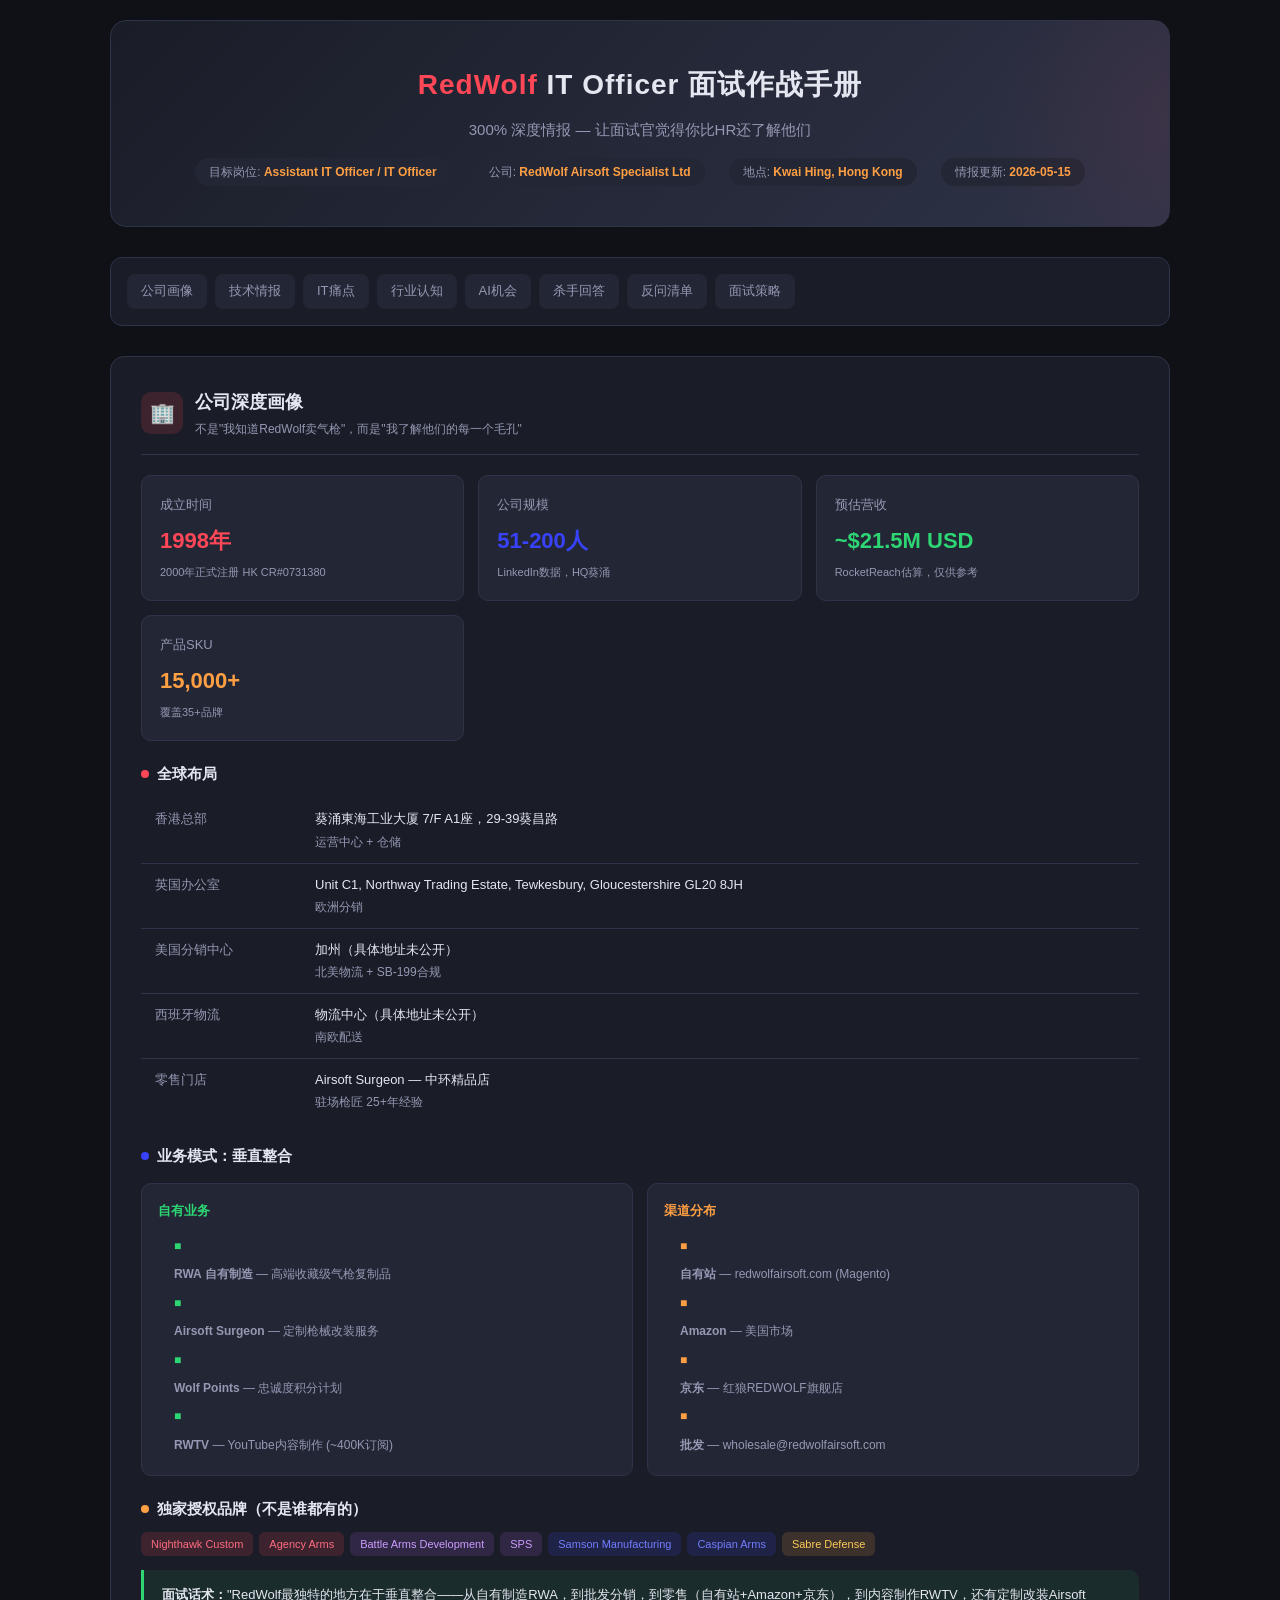
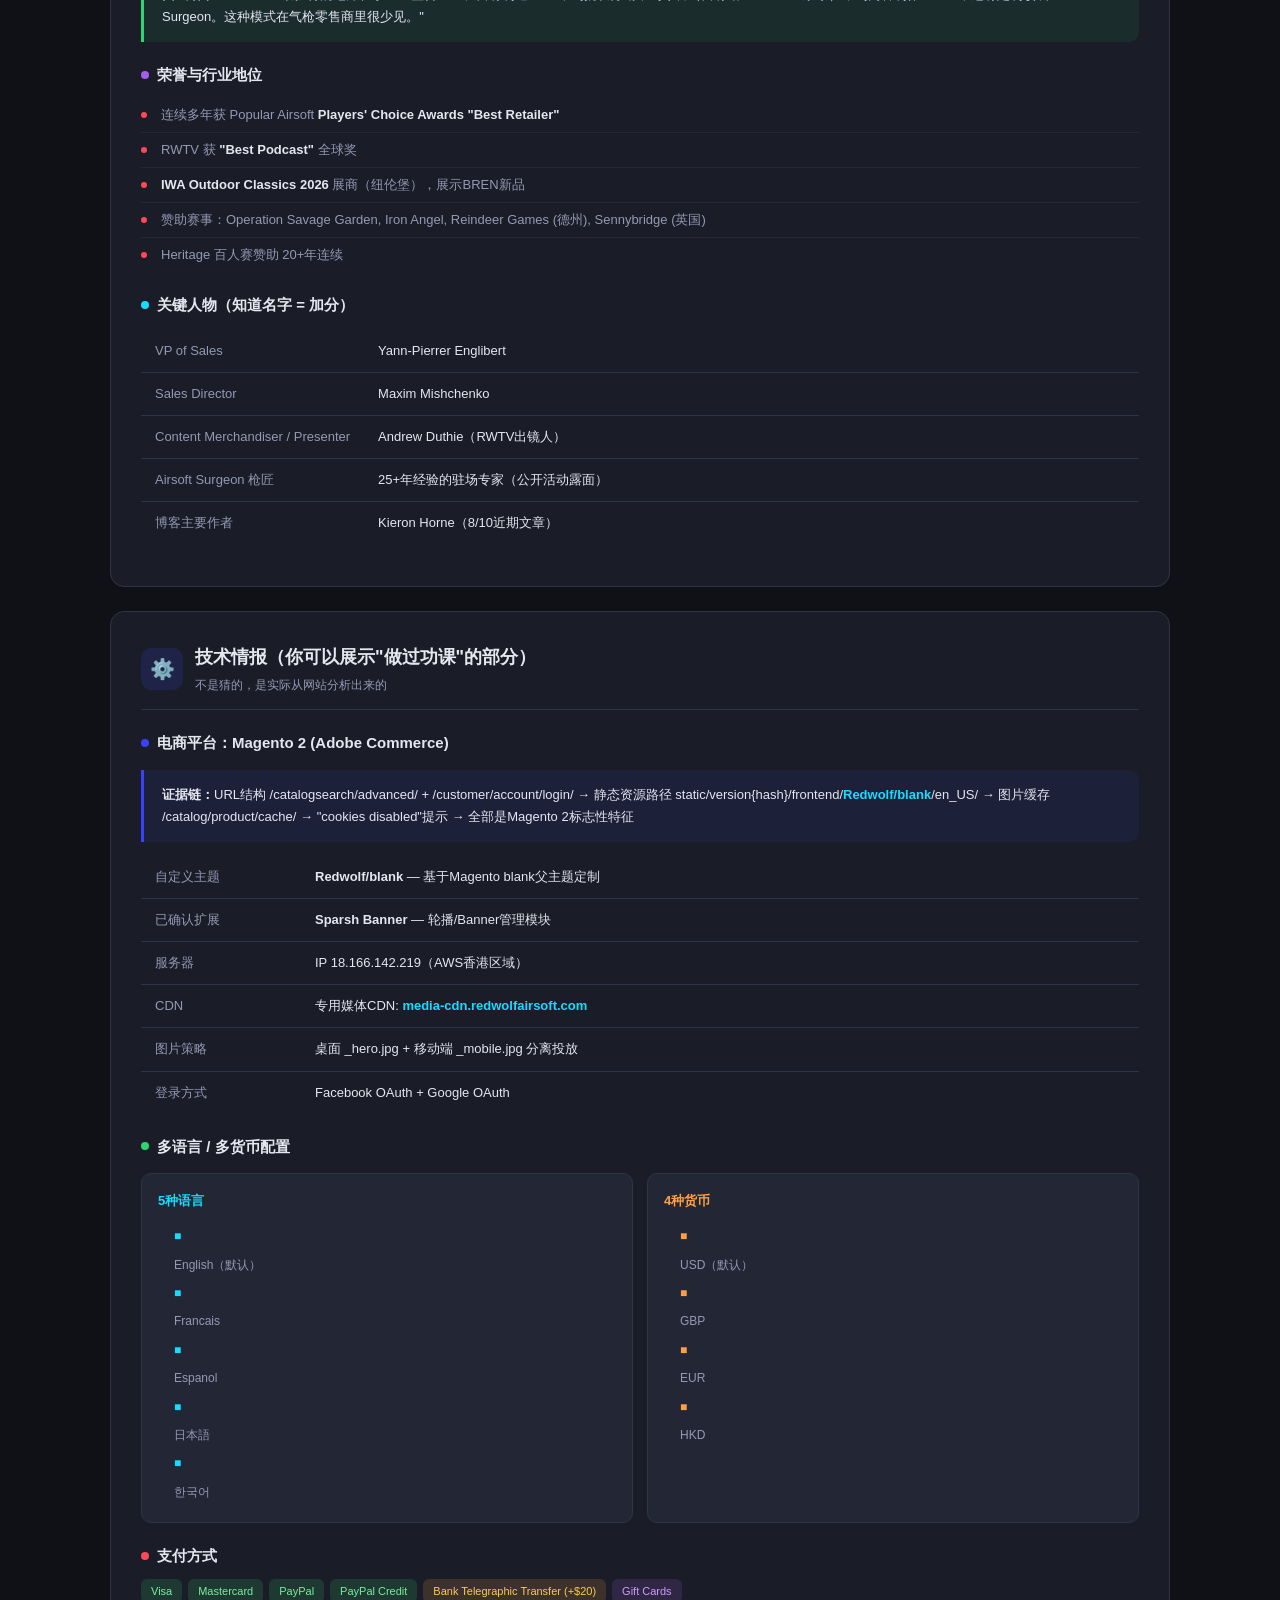
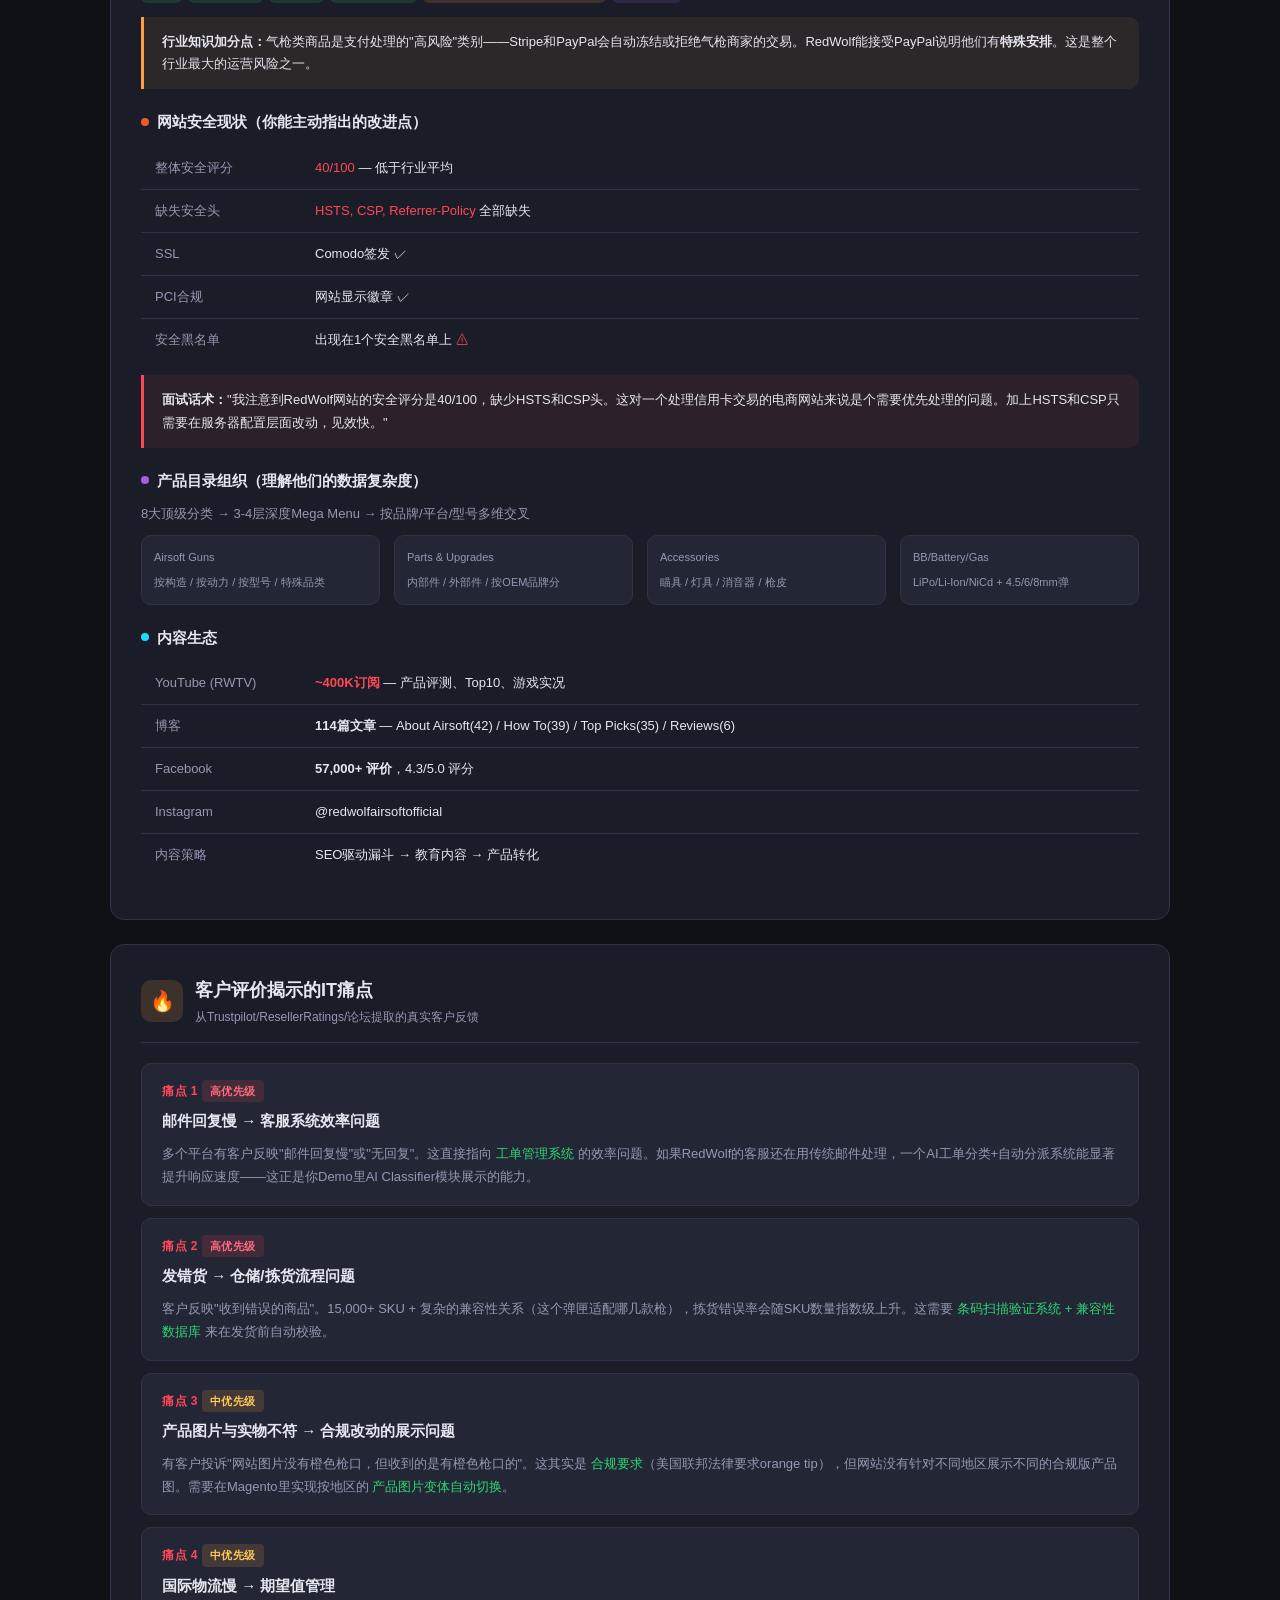
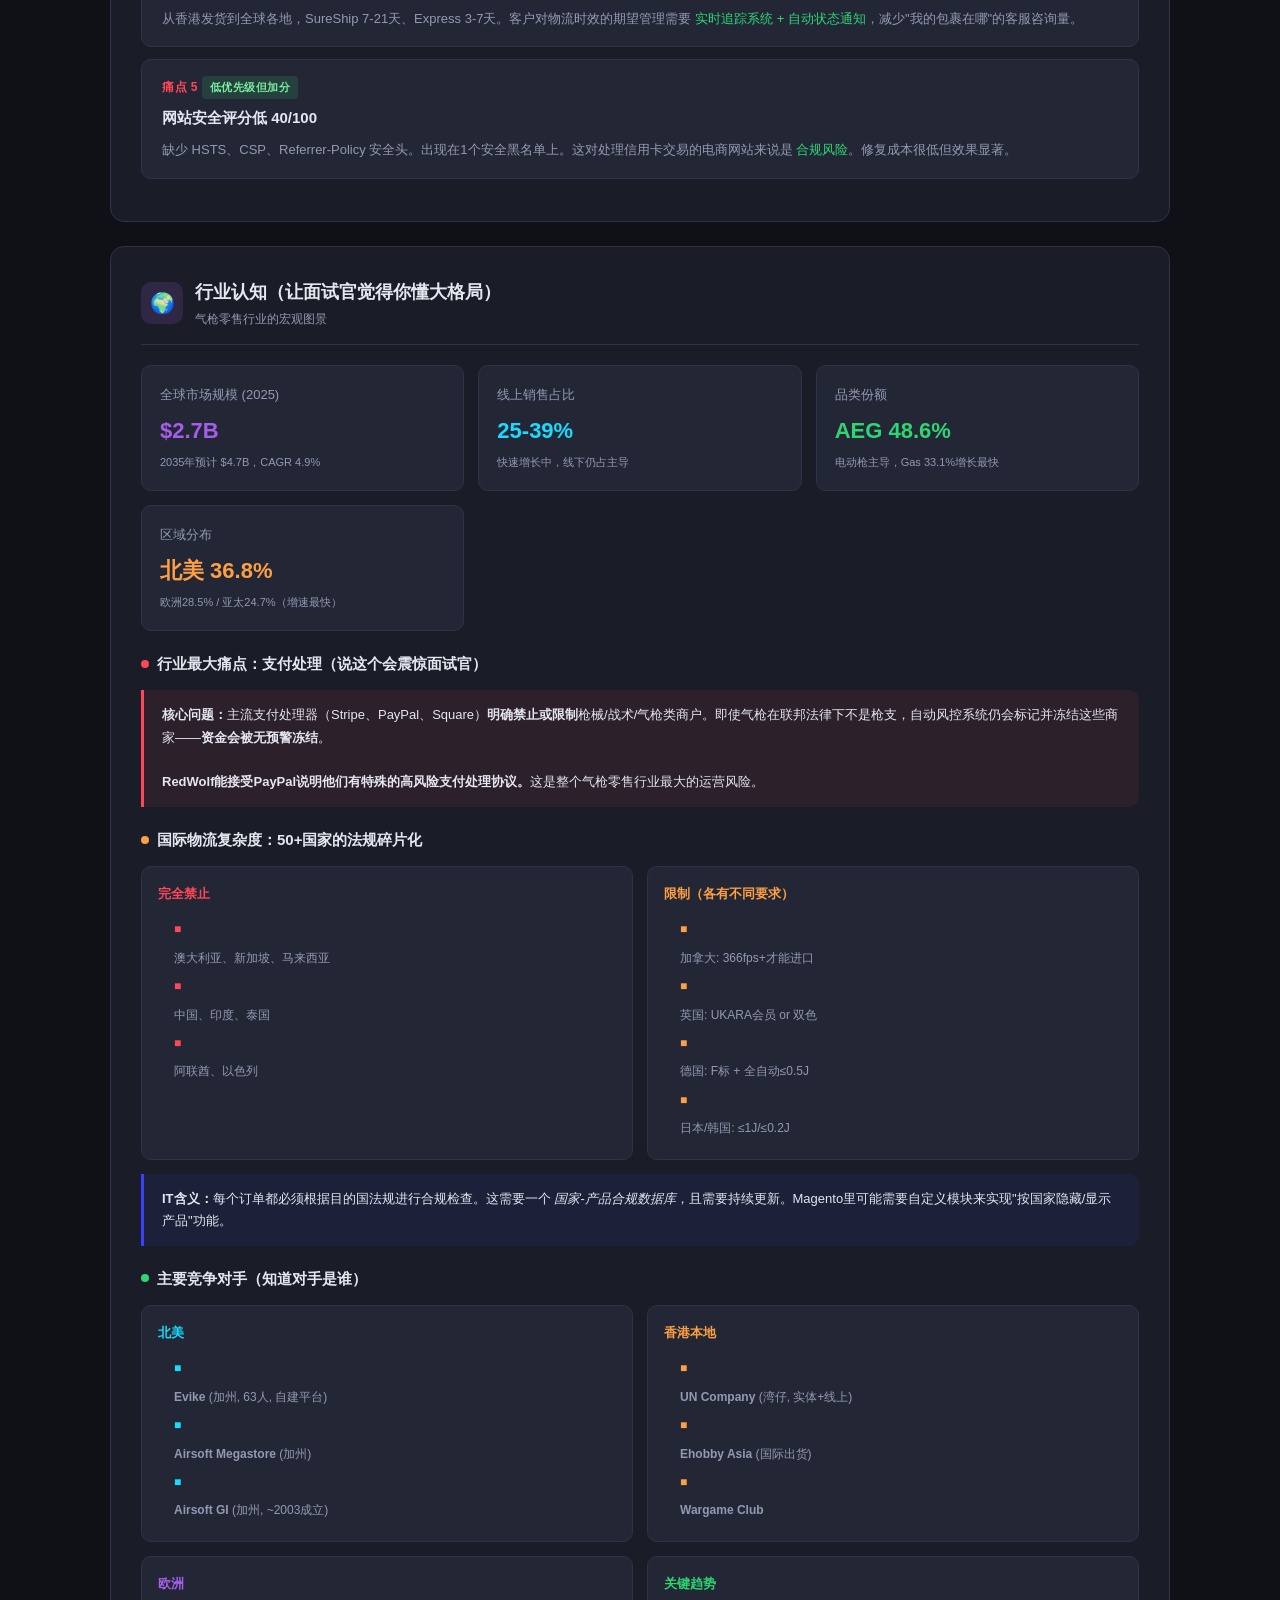
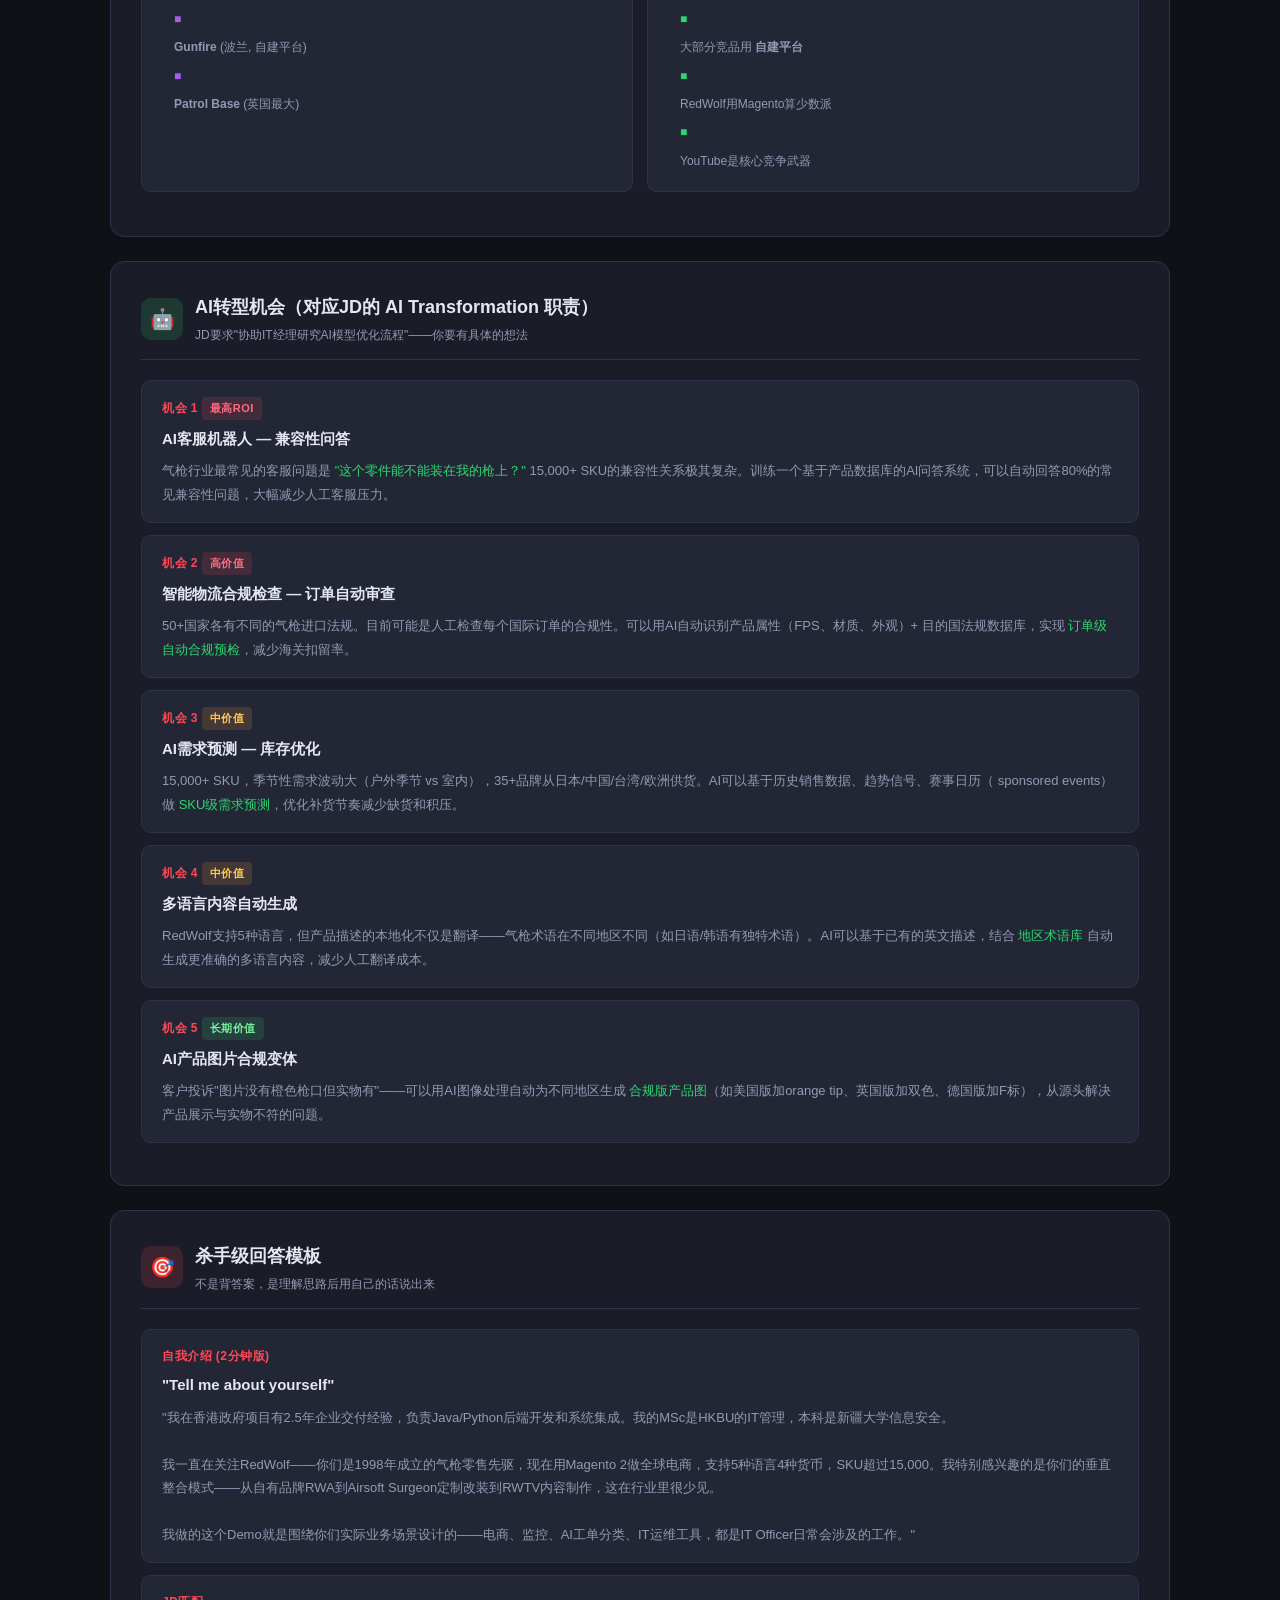
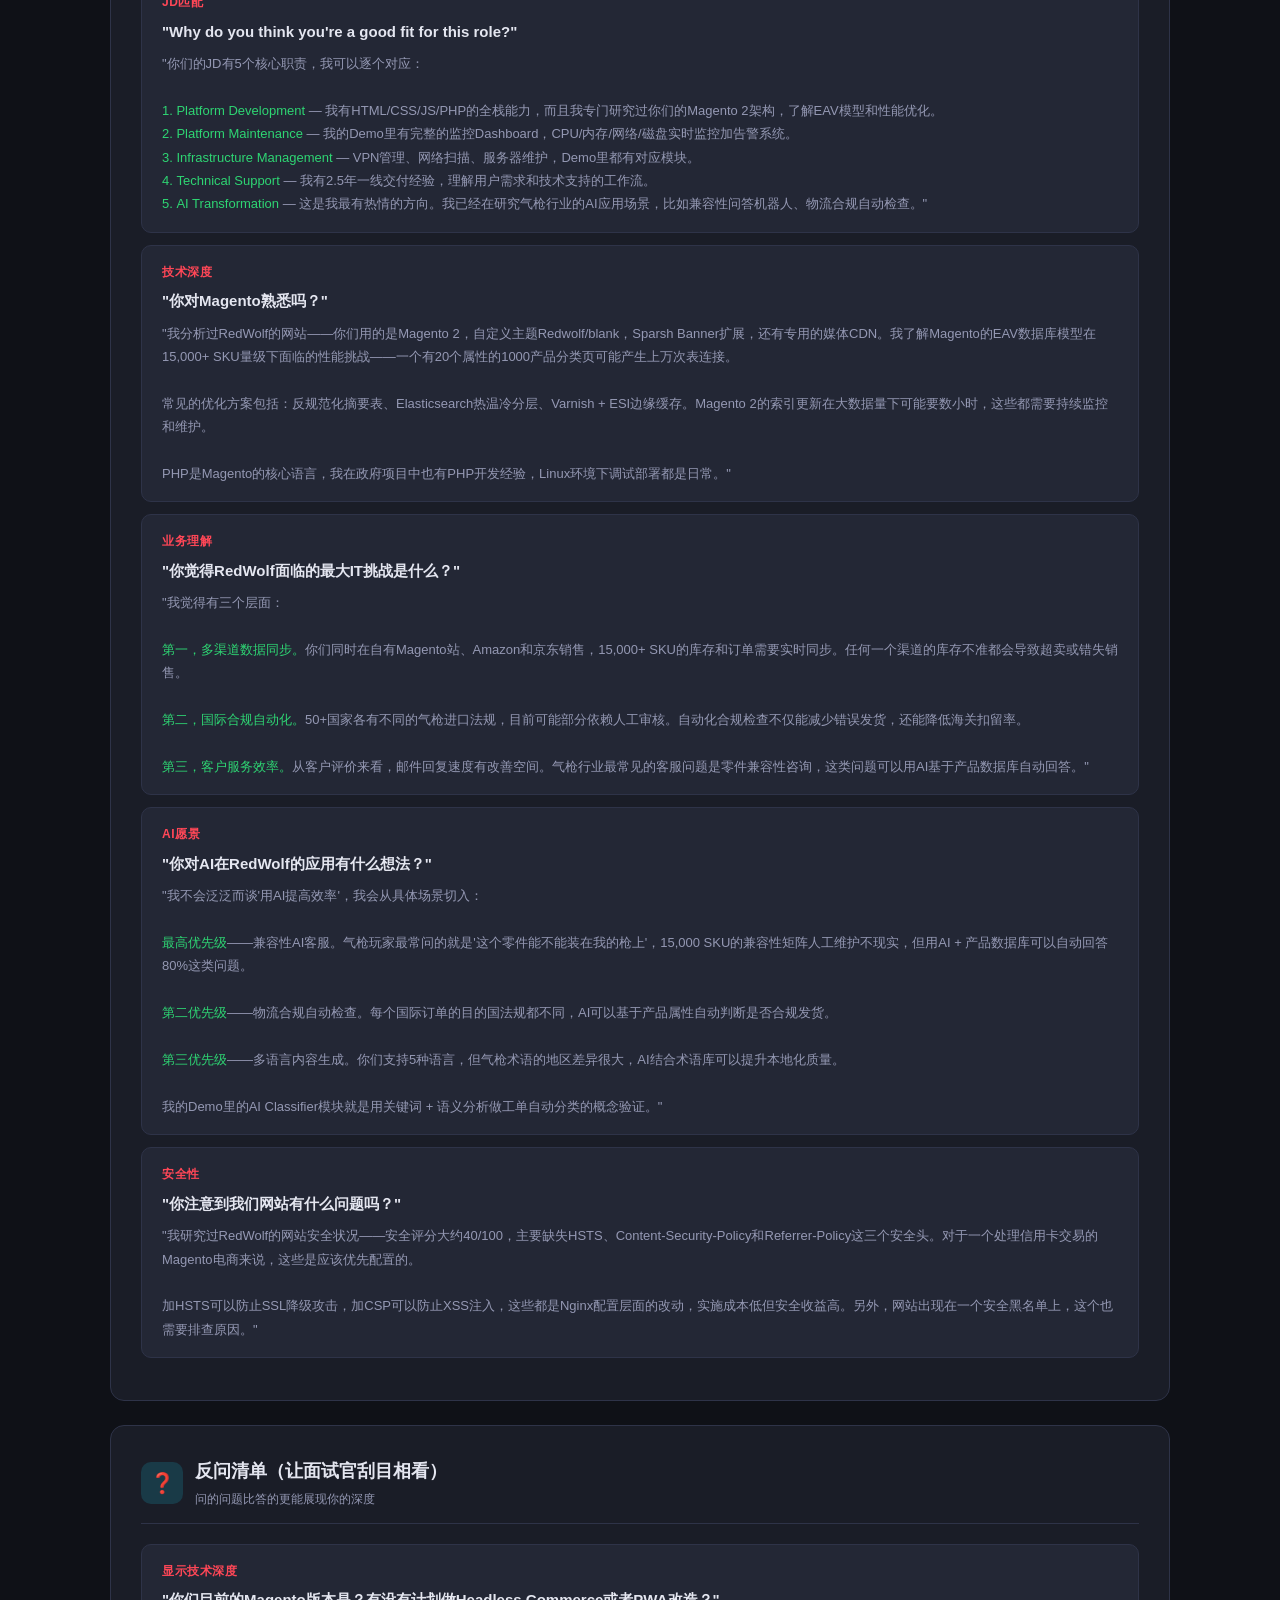
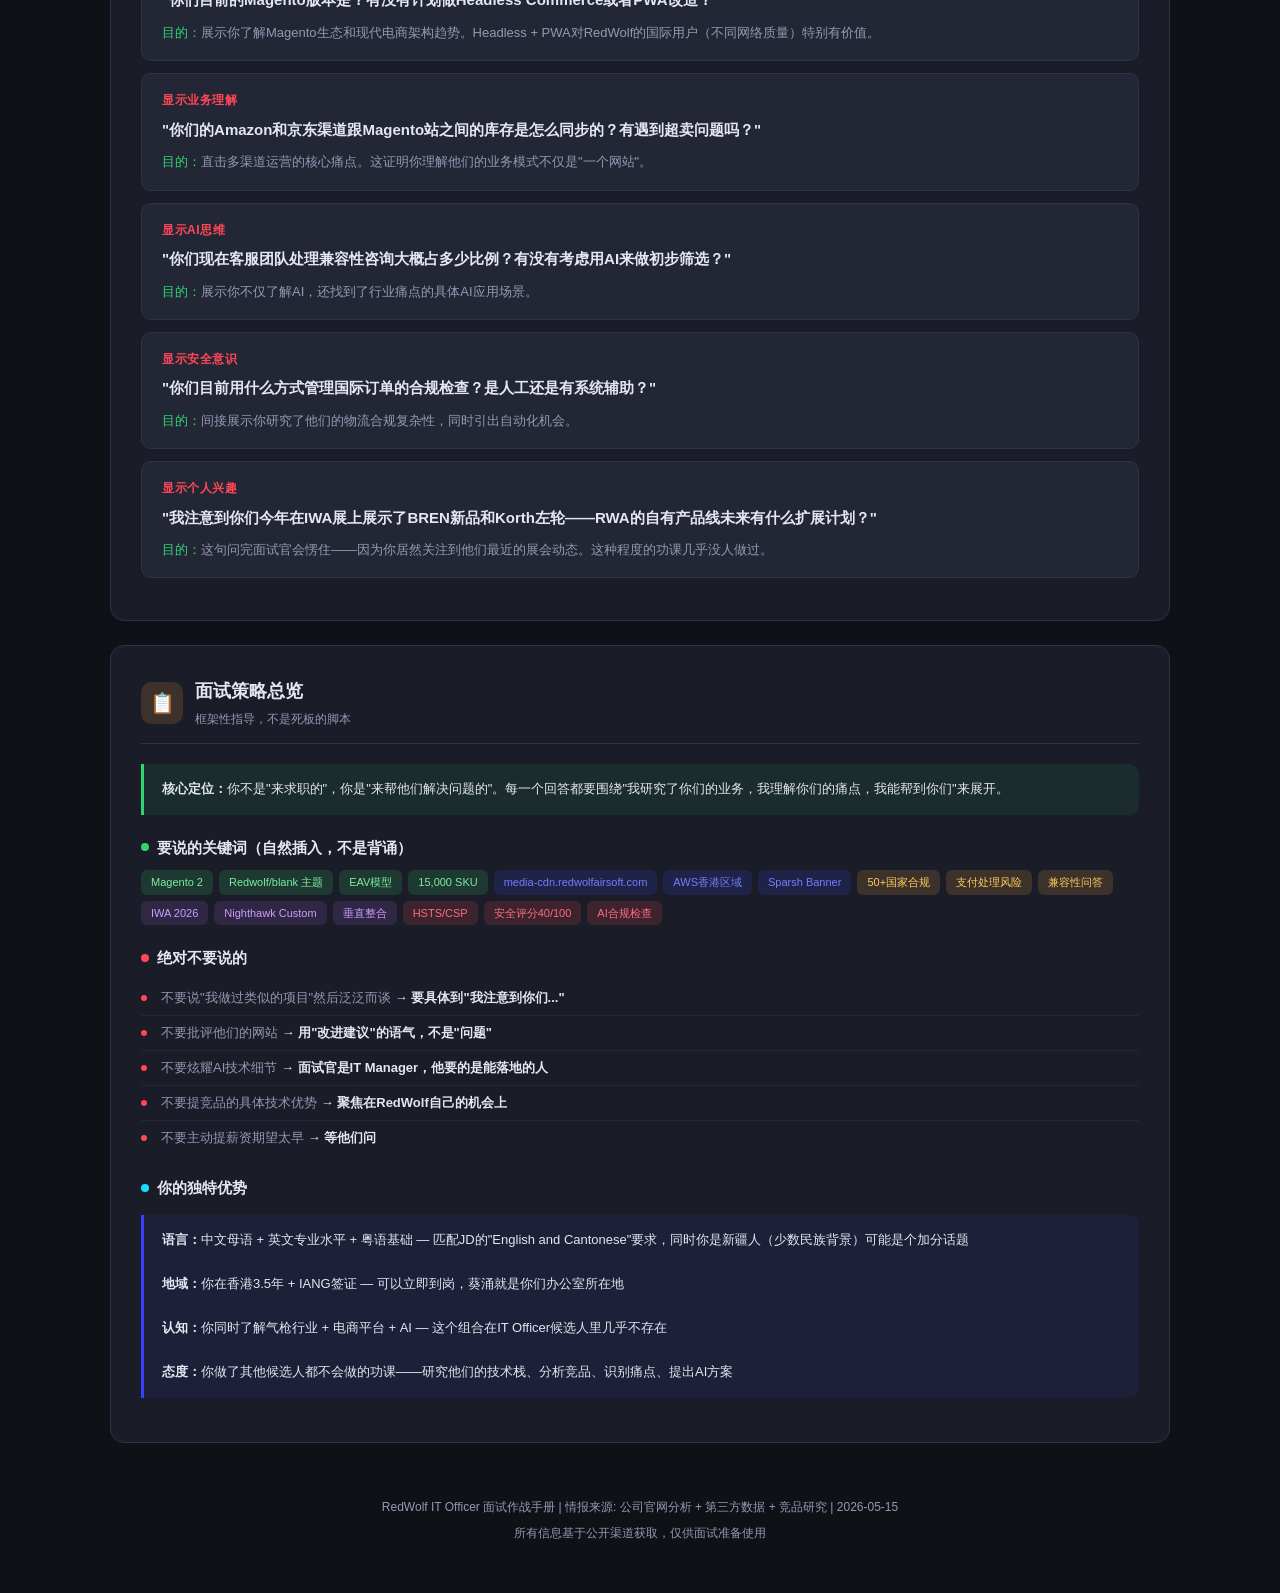
<file: interview-handbook.html>
<!DOCTYPE html>
<html lang="zh-CN">
<head>
<meta charset="UTF-8">
<meta name="viewport" content="width=device-width, initial-scale=1.0">
<title>RedWolf IT Officer 面试作战手册</title>
<style>
  :root {
    --bg: #0f1117;
    --surface: #1a1d27;
    --surface2: #232735;
    --border: #2e3348;
    --text: #e4e6f0;
    --text2: #9498b3;
    --accent: #ff4757;
    --accent2: #ff6b81;
    --blue: #3742fa;
    --blue2: #5352ed;
    --green: #2ed573;
    --green2: #7bed9f;
    --orange: #ff9f43;
    --orange2: #feca57;
    --purple: #a55eea;
    --cyan: #18dcff;
    --red: #ee5a24;
  }
  * { margin: 0; padding: 0; box-sizing: border-box; }
  body {
    background: var(--bg);
    color: var(--text);
    font-family: -apple-system, 'Segoe UI', sans-serif;
    line-height: 1.7;
    font-size: 14px;
  }
  .container { max-width: 1100px; margin: 0 auto; padding: 20px; }

  /* Header */
  .header {
    background: linear-gradient(135deg, #1a1d27 0%, #2e3348 100%);
    border: 1px solid var(--border);
    border-radius: 16px;
    padding: 40px;
    margin-bottom: 30px;
    text-align: center;
    position: relative;
    overflow: hidden;
  }
  .header::before {
    content: '';
    position: absolute;
    top: -50%;
    right: -20%;
    width: 400px;
    height: 400px;
    background: radial-gradient(circle, rgba(255,71,87,0.08) 0%, transparent 70%);
    border-radius: 50%;
  }
  .header h1 { font-size: 28px; font-weight: 700; margin-bottom: 8px; letter-spacing: 1px; }
  .header h1 span { color: var(--accent); }
  .header .subtitle { color: var(--text2); font-size: 15px; }
  .header .meta {
    display: flex;
    justify-content: center;
    gap: 24px;
    margin-top: 16px;
    flex-wrap: wrap;
  }
  .header .meta span {
    background: var(--surface2);
    padding: 4px 14px;
    border-radius: 20px;
    font-size: 12px;
    color: var(--text2);
  }
  .header .meta span b { color: var(--orange); }

  /* Navigation */
  .nav {
    display: flex;
    flex-wrap: wrap;
    gap: 8px;
    margin-bottom: 30px;
    padding: 16px;
    background: var(--surface);
    border-radius: 12px;
    border: 1px solid var(--border);
  }
  .nav a {
    color: var(--text2);
    text-decoration: none;
    padding: 6px 14px;
    border-radius: 8px;
    font-size: 13px;
    background: var(--surface2);
    transition: all 0.2s;
  }
  .nav a:hover { color: var(--accent); background: rgba(255,71,87,0.1); }

  /* Sections */
  .section {
    background: var(--surface);
    border: 1px solid var(--border);
    border-radius: 14px;
    padding: 30px;
    margin-bottom: 24px;
  }
  .section-header {
    display: flex;
    align-items: center;
    gap: 12px;
    margin-bottom: 20px;
    padding-bottom: 14px;
    border-bottom: 1px solid var(--border);
  }
  .section-icon {
    width: 42px;
    height: 42px;
    border-radius: 10px;
    display: flex;
    align-items: center;
    justify-content: center;
    font-size: 20px;
    flex-shrink: 0;
  }
  .section-header h2 { font-size: 18px; font-weight: 600; }
  .section-header p { font-size: 12px; color: var(--text2); margin-top: 2px; }

  /* Cards */
  .card-grid { display: grid; grid-template-columns: repeat(auto-fit, minmax(240px, 1fr)); gap: 14px; }
  .card {
    background: var(--surface2);
    border: 1px solid var(--border);
    border-radius: 10px;
    padding: 18px;
  }
  .card h4 { font-size: 13px; color: var(--text2); margin-bottom: 6px; font-weight: 500; }
  .card .value { font-size: 22px; font-weight: 700; }
  .card .note { font-size: 11px; color: var(--text2); margin-top: 4px; }

  /* Info tables */
  .info-table { width: 100%; border-collapse: collapse; margin: 12px 0; }
  .info-table td {
    padding: 10px 14px;
    border-bottom: 1px solid var(--border);
    font-size: 13px;
    vertical-align: top;
  }
  .info-table td:first-child {
    color: var(--text2);
    font-weight: 500;
    width: 160px;
    white-space: nowrap;
  }
  .info-table tr:last-child td { border-bottom: none; }

  /* Highlight box */
  .highlight {
    background: rgba(255,71,87,0.08);
    border-left: 3px solid var(--accent);
    padding: 14px 18px;
    border-radius: 0 10px 10px 0;
    margin: 14px 0;
    font-size: 13px;
  }
  .highlight.green {
    background: rgba(46,213,115,0.08);
    border-left-color: var(--green);
  }
  .highlight.blue {
    background: rgba(55,66,250,0.08);
    border-left-color: var(--blue);
  }
  .highlight.orange {
    background: rgba(255,159,67,0.08);
    border-left-color: var(--orange);
  }
  .highlight strong { color: var(--text); }

  /* Tags */
  .tags { display: flex; flex-wrap: wrap; gap: 6px; margin: 10px 0; }
  .tag {
    padding: 3px 10px;
    border-radius: 6px;
    font-size: 11px;
    font-weight: 500;
  }
  .tag-red { background: rgba(255,71,87,0.15); color: #ff6b81; }
  .tag-green { background: rgba(46,213,115,0.15); color: #7bed9f; }
  .tag-blue { background: rgba(55,66,250,0.15); color: #747dff; }
  .tag-orange { background: rgba(255,159,67,0.15); color: #feca57; }
  .tag-purple { background: rgba(165,94,234,0.15); color: #cd9cff; }

  /* Talk points */
  .talk-point {
    background: var(--surface2);
    border: 1px solid var(--border);
    border-radius: 10px;
    padding: 16px 20px;
    margin: 12px 0;
  }
  .talk-point .scenario {
    font-size: 12px;
    color: var(--accent);
    font-weight: 600;
    margin-bottom: 6px;
    text-transform: uppercase;
    letter-spacing: 0.5px;
  }
  .talk-point .question {
    font-size: 15px;
    font-weight: 600;
    margin-bottom: 8px;
  }
  .talk-point .answer {
    font-size: 13px;
    color: var(--text2);
    line-height: 1.8;
  }
  .talk-point .answer em {
    color: var(--green);
    font-style: normal;
    font-weight: 500;
  }

  /* Priority meter */
  .priority {
    display: inline-flex;
    align-items: center;
    gap: 6px;
    font-size: 11px;
    font-weight: 600;
    padding: 2px 8px;
    border-radius: 4px;
  }
  .priority-high { background: rgba(255,71,87,0.15); color: #ff6b81; }
  .priority-mid { background: rgba(255,159,67,0.15); color: #feca57; }
  .priority-low { background: rgba(46,213,115,0.15); color: #7bed9f; }

  /* Subsection */
  .subsection {
    margin-top: 20px;
    margin-bottom: 12px;
  }
  .subsection h3 {
    font-size: 15px;
    font-weight: 600;
    margin-bottom: 10px;
    display: flex;
    align-items: center;
    gap: 8px;
  }
  .subsection h3 .dot {
    width: 8px;
    height: 8px;
    border-radius: 50%;
    flex-shrink: 0;
  }

  /* List */
  ul.styled {
    list-style: none;
    padding: 0;
  }
  ul.styled li {
    padding: 6px 0 6px 20px;
    position: relative;
    font-size: 13px;
    color: var(--text2);
    border-bottom: 1px solid rgba(46,51,72,0.5);
  }
  ul.styled li:last-child { border-bottom: none; }
  ul.styled li::before {
    content: '';
    position: absolute;
    left: 0;
    top: 14px;
    width: 6px;
    height: 6px;
    border-radius: 50%;
    background: var(--accent);
  }
  ul.styled li strong { color: var(--text); }

  /* Comparison */
  .comparison {
    display: grid;
    grid-template-columns: 1fr 1fr;
    gap: 14px;
    margin: 14px 0;
  }
  .comp-col {
    background: var(--surface2);
    border: 1px solid var(--border);
    border-radius: 10px;
    padding: 16px;
  }
  .comp-col h4 { font-size: 13px; font-weight: 600; margin-bottom: 10px; }
  .comp-col ul { list-style: none; padding: 0; }
  .comp-col li {
    font-size: 12px;
    color: var(--text2);
    padding: 4px 0;
    padding-left: 16px;
    position: relative;
  }
  .comp-col li::before {
    content: '';
    position: absolute;
    left: 0;
    top: 10px;
    width: 8px;
    height: 8px;
    border-radius: 2px;
  }

  /* Footer */
  .footer {
    text-align: center;
    padding: 30px;
    color: var(--text2);
    font-size: 12px;
  }

  @media (max-width: 768px) {
    .comparison { grid-template-columns: 1fr; }
    .header h1 { font-size: 22px; }
    .section { padding: 20px; }
    .card-grid { grid-template-columns: 1fr; }
  }
</style>
</head>
<body>
<div class="container">

<!-- HEADER -->
<div class="header">
  <h1><span>RedWolf</span> IT Officer 面试作战手册</h1>
  <p class="subtitle">300% 深度情报 — 让面试官觉得你比HR还了解他们</p>
  <div class="meta">
    <span>目标岗位: <b>Assistant IT Officer / IT Officer</b></span>
    <span>公司: <b>RedWolf Airsoft Specialist Ltd</b></span>
    <span>地点: <b>Kwai Hing, Hong Kong</b></span>
    <span>情报更新: <b>2026-05-15</b></span>
  </div>
</div>

<!-- NAV -->
<div class="nav">
  <a href="#company">公司画像</a>
  <a href="#tech">技术情报</a>
  <a href="#pain">IT痛点</a>
  <a href="#industry">行业认知</a>
  <a href="#ai">AI机会</a>
  <a href="#talking">杀手回答</a>
  <a href="#questions">反问清单</a>
  <a href="#strategy">面试策略</a>
</div>

<!-- 1. COMPANY PROFILE -->
<div class="section" id="company">
  <div class="section-header">
    <div class="section-icon" style="background:rgba(255,71,87,0.15);">🏢</div>
    <div>
      <h2>公司深度画像</h2>
      <p>不是"我知道RedWolf卖气枪"，而是"我了解他们的每一个毛孔"</p>
    </div>
  </div>

  <div class="card-grid">
    <div class="card">
      <h4>成立时间</h4>
      <div class="value" style="color:var(--accent);">1998年</div>
      <div class="note">2000年正式注册 HK CR#0731380</div>
    </div>
    <div class="card">
      <h4>公司规模</h4>
      <div class="value" style="color:var(--blue);">51-200人</div>
      <div class="note">LinkedIn数据，HQ葵涌</div>
    </div>
    <div class="card">
      <h4>预估营收</h4>
      <div class="value" style="color:var(--green);">~$21.5M USD</div>
      <div class="note">RocketReach估算，仅供参考</div>
    </div>
    <div class="card">
      <h4>产品SKU</h4>
      <div class="value" style="color:var(--orange);">15,000+</div>
      <div class="note">覆盖35+品牌</div>
    </div>
  </div>

  <div class="subsection">
    <h3><span class="dot" style="background:var(--accent);"></span>全球布局</h3>
    <table class="info-table">
      <tr><td>香港总部</td><td>葵涌東海工业大厦 7/F A1座，29-39葵昌路<br><span style="color:var(--text2);font-size:12px;">运营中心 + 仓储</span></td></tr>
      <tr><td>英国办公室</td><td>Unit C1, Northway Trading Estate, Tewkesbury, Gloucestershire GL20 8JH<br><span style="color:var(--text2);font-size:12px;">欧洲分销</span></td></tr>
      <tr><td>美国分销中心</td><td>加州（具体地址未公开）<br><span style="color:var(--text2);font-size:12px;">北美物流 + SB-199合规</span></td></tr>
      <tr><td>西班牙物流</td><td>物流中心（具体地址未公开）<br><span style="color:var(--text2);font-size:12px;">南欧配送</span></td></tr>
      <tr><td>零售门店</td><td>Airsoft Surgeon — 中环精品店<br><span style="color:var(--text2);font-size:12px;">驻场枪匠 25+年经验</span></td></tr>
    </table>
  </div>

  <div class="subsection">
    <h3><span class="dot" style="background:var(--blue);"></span>业务模式：垂直整合</h3>
    <div class="comparison">
      <div class="comp-col">
        <h4 style="color:var(--green);">自有业务</h4>
        <ul>
          <li style="color:var(--green);">■</li><li><strong>RWA 自有制造</strong> — 高端收藏级气枪复制品</li>
          <li style="color:var(--green);">■</li><li><strong>Airsoft Surgeon</strong> — 定制枪械改装服务</li>
          <li style="color:var(--green);">■</li><li><strong>Wolf Points</strong> — 忠诚度积分计划</li>
          <li style="color:var(--green);">■</li><li><strong>RWTV</strong> — YouTube内容制作 (~400K订阅)</li>
        </ul>
      </div>
      <div class="comp-col">
        <h4 style="color:var(--orange);">渠道分布</h4>
        <ul>
          <li style="color:var(--orange);">■</li><li><strong>自有站</strong> — redwolfairsoft.com (Magento)</li>
          <li style="color:var(--orange);">■</li><li><strong>Amazon</strong> — 美国市场</li>
          <li style="color:var(--orange);">■</li><li><strong>京东</strong> — 红狼REDWOLF旗舰店</li>
          <li style="color:var(--orange);">■</li><li><strong>批发</strong> — wholesale@redwolfairsoft.com</li>
        </ul>
      </div>
    </div>
  </div>

  <div class="subsection">
    <h3><span class="dot" style="background:var(--orange);"></span>独家授权品牌（不是谁都有的）</h3>
    <div class="tags">
      <span class="tag tag-red">Nighthawk Custom</span>
      <span class="tag tag-red">Agency Arms</span>
      <span class="tag tag-purple">Battle Arms Development</span>
      <span class="tag tag-purple">SPS</span>
      <span class="tag tag-blue">Samson Manufacturing</span>
      <span class="tag tag-blue">Caspian Arms</span>
      <span class="tag tag-orange">Sabre Defense</span>
    </div>
    <div class="highlight green">
      <strong>面试话术：</strong>"RedWolf最独特的地方在于垂直整合——从自有制造RWA，到批发分销，到零售（自有站+Amazon+京东），到内容制作RWTV，还有定制改装Airsoft Surgeon。这种模式在气枪零售商里很少见。"
    </div>
  </div>

  <div class="subsection">
    <h3><span class="dot" style="background:var(--purple);"></span>荣誉与行业地位</h3>
    <ul class="styled">
      <li>连续多年获 Popular Airsoft <strong>Players' Choice Awards "Best Retailer"</strong></li>
      <li>RWTV 获 <strong>"Best Podcast"</strong> 全球奖</li>
      <li><strong>IWA Outdoor Classics 2026</strong> 展商（纽伦堡），展示BREN新品</li>
      <li>赞助赛事：Operation Savage Garden, Iron Angel, Reindeer Games (德州), Sennybridge (英国)</li>
      <li>Heritage 百人赛赞助 20+年连续</li>
    </ul>
  </div>

  <div class="subsection">
    <h3><span class="dot" style="background:var(--cyan);"></span>关键人物（知道名字 = 加分）</h3>
    <table class="info-table">
      <tr><td>VP of Sales</td><td>Yann-Pierrer Englibert</td></tr>
      <tr><td>Sales Director</td><td>Maxim Mishchenko</td></tr>
      <tr><td>Content Merchandiser / Presenter</td><td>Andrew Duthie（RWTV出镜人）</td></tr>
      <tr><td>Airsoft Surgeon 枪匠</td><td>25+年经验的驻场专家（公开活动露面）</td></tr>
      <tr><td>博客主要作者</td><td>Kieron Horne（8/10近期文章）</td></tr>
    </table>
  </div>
</div>

<!-- 2. TECH INTELLIGENCE -->
<div class="section" id="tech">
  <div class="section-header">
    <div class="section-icon" style="background:rgba(55,66,250,0.15);">⚙️</div>
    <div>
      <h2>技术情报（你可以展示"做过功课"的部分）</h2>
      <p>不是猜的，是实际从网站分析出来的</p>
    </div>
  </div>

  <div class="subsection">
    <h3><span class="dot" style="background:var(--blue);"></span>电商平台：Magento 2 (Adobe Commerce)</h3>
    <div class="highlight blue">
      <strong>证据链：</strong>URL结构 /catalogsearch/advanced/ + /customer/account/login/ → 静态资源路径 static/version{hash}/frontend/<strong style="color:var(--cyan)">Redwolf/blank</strong>/en_US/ → 图片缓存 /catalog/product/cache/ → "cookies disabled"提示 → 全部是Magento 2标志性特征
    </div>
    <table class="info-table">
      <tr><td>自定义主题</td><td><strong>Redwolf/blank</strong> — 基于Magento blank父主题定制</td></tr>
      <tr><td>已确认扩展</td><td><strong>Sparsh Banner</strong> — 轮播/Banner管理模块</td></tr>
      <tr><td>服务器</td><td>IP 18.166.142.219（AWS香港区域）</td></tr>
      <tr><td>CDN</td><td>专用媒体CDN: <strong style="color:var(--cyan)">media-cdn.redwolfairsoft.com</strong></td></tr>
      <tr><td>图片策略</td><td>桌面 _hero.jpg + 移动端 _mobile.jpg 分离投放</td></tr>
      <tr><td>登录方式</td><td>Facebook OAuth + Google OAuth</td></tr>
    </table>
  </div>

  <div class="subsection">
    <h3><span class="dot" style="background:var(--green);"></span>多语言 / 多货币配置</h3>
    <div class="comparison">
      <div class="comp-col">
        <h4 style="color:var(--cyan);">5种语言</h4>
        <ul>
          <li style="color:var(--cyan);">■</li><li>English（默认）</li>
          <li style="color:var(--cyan);">■</li><li>Francais</li>
          <li style="color:var(--cyan);">■</li><li>Espanol</li>
          <li style="color:var(--cyan);">■</li><li>日本語</li>
          <li style="color:var(--cyan);">■</li><li>한국어</li>
        </ul>
      </div>
      <div class="comp-col">
        <h4 style="color:var(--orange);">4种货币</h4>
        <ul>
          <li style="color:var(--orange);">■</li><li>USD（默认）</li>
          <li style="color:var(--orange);">■</li><li>GBP</li>
          <li style="color:var(--orange);">■</li><li>EUR</li>
          <li style="color:var(--orange);">■</li><li>HKD</li>
        </ul>
      </div>
    </div>
  </div>

  <div class="subsection">
    <h3><span class="dot" style="background:var(--accent);"></span>支付方式</h3>
    <div class="tags">
      <span class="tag tag-green">Visa</span>
      <span class="tag tag-green">Mastercard</span>
      <span class="tag tag-green">PayPal</span>
      <span class="tag tag-green">PayPal Credit</span>
      <span class="tag tag-orange">Bank Telegraphic Transfer (+$20)</span>
      <span class="tag tag-purple">Gift Cards</span>
    </div>
    <div class="highlight orange">
      <strong>行业知识加分点：</strong>气枪类商品是支付处理的"高风险"类别——Stripe和PayPal会自动冻结或拒绝气枪商家的交易。RedWolf能接受PayPal说明他们有<strong>特殊安排</strong>。这是整个行业最大的运营风险之一。
    </div>
  </div>

  <div class="subsection">
    <h3><span class="dot" style="background:var(--red);"></span>网站安全现状（你能主动指出的改进点）</h3>
    <table class="info-table">
      <tr><td>整体安全评分</td><td><span style="color:var(--accent);">40/100</span> — 低于行业平均</td></tr>
      <tr><td>缺失安全头</td><td><span style="color:var(--accent);">HSTS, CSP, Referrer-Policy</span> 全部缺失</td></tr>
      <tr><td>SSL</td><td>Comodo签发 ✓</td></tr>
      <tr><td>PCI合规</td><td>网站显示徽章 ✓</td></tr>
      <tr><td>安全黑名单</td><td>出现在1个安全黑名单上 <span style="color:var(--accent);">⚠</span></td></tr>
    </table>
    <div class="highlight">
      <strong>面试话术：</strong>"我注意到RedWolf网站的安全评分是40/100，缺少HSTS和CSP头。这对一个处理信用卡交易的电商网站来说是个需要优先处理的问题。加上HSTS和CSP只需要在服务器配置层面改动，见效快。"
    </div>
  </div>

  <div class="subsection">
    <h3><span class="dot" style="background:var(--purple);"></span>产品目录组织（理解他们的数据复杂度）</h3>
    <p style="color:var(--text2);font-size:13px;margin-bottom:10px;">8大顶级分类 → 3-4层深度Mega Menu → 按品牌/平台/型号多维交叉</p>
    <div class="card-grid" style="grid-template-columns: repeat(auto-fit, minmax(200px, 1fr));">
      <div class="card" style="padding:12px;">
        <h4 style="font-size:11px;">Airsoft Guns</h4>
        <div style="font-size:11px;color:var(--text2);">按构造 / 按动力 / 按型号 / 特殊品类</div>
      </div>
      <div class="card" style="padding:12px;">
        <h4 style="font-size:11px;">Parts & Upgrades</h4>
        <div style="font-size:11px;color:var(--text2);">内部件 / 外部件 / 按OEM品牌分</div>
      </div>
      <div class="card" style="padding:12px;">
        <h4 style="font-size:11px;">Accessories</h4>
        <div style="font-size:11px;color:var(--text2);">瞄具 / 灯具 / 消音器 / 枪皮</div>
      </div>
      <div class="card" style="padding:12px;">
        <h4 style="font-size:11px;">BB/Battery/Gas</h4>
        <div style="font-size:11px;color:var(--text2);">LiPo/Li-Ion/NiCd + 4.5/6/8mm弹</div>
      </div>
    </div>
  </div>

  <div class="subsection">
    <h3><span class="dot" style="background:var(--cyan);"></span>内容生态</h3>
    <table class="info-table">
      <tr><td>YouTube (RWTV)</td><td><strong style="color:var(--accent);">~400K订阅</strong> — 产品评测、Top10、游戏实况</td></tr>
      <tr><td>博客</td><td><strong>114篇文章</strong> — About Airsoft(42) / How To(39) / Top Picks(35) / Reviews(6)</td></tr>
      <tr><td>Facebook</td><td><strong>57,000+ 评价</strong>，4.3/5.0 评分</td></tr>
      <tr><td>Instagram</td><td>@redwolfairsoftofficial</td></tr>
      <tr><td>内容策略</td><td>SEO驱动漏斗 → 教育内容 → 产品转化</td></tr>
    </table>
  </div>
</div>

<!-- 3. PAIN POINTS -->
<div class="section" id="pain">
  <div class="section-header">
    <div class="section-icon" style="background:rgba(255,159,67,0.15);">🔥</div>
    <div>
      <h2>客户评价揭示的IT痛点</h2>
      <p>从Trustpilot/ResellerRatings/论坛提取的真实客户反馈</p>
    </div>
  </div>

  <div class="talk-point">
    <div class="scenario">痛点 1 <span class="priority priority-high">高优先级</span></div>
    <div class="question">邮件回复慢 → 客服系统效率问题</div>
    <div class="answer">
      多个平台有客户反映"邮件回复慢"或"无回复"。这直接指向 <em>工单管理系统</em> 的效率问题。如果RedWolf的客服还在用传统邮件处理，一个AI工单分类+自动分派系统能显著提升响应速度——这正是你Demo里AI Classifier模块展示的能力。
    </div>
  </div>

  <div class="talk-point">
    <div class="scenario">痛点 2 <span class="priority priority-high">高优先级</span></div>
    <div class="question">发错货 → 仓储/拣货流程问题</div>
    <div class="answer">
      客户反映"收到错误的商品"。15,000+ SKU + 复杂的兼容性关系（这个弹匣适配哪几款枪），拣货错误率会随SKU数量指数级上升。这需要 <em>条码扫描验证系统 + 兼容性数据库</em> 来在发货前自动校验。
    </div>
  </div>

  <div class="talk-point">
    <div class="scenario">痛点 3 <span class="priority priority-mid">中优先级</span></div>
    <div class="question">产品图片与实物不符 → 合规改动的展示问题</div>
    <div class="answer">
      有客户投诉"网站图片没有橙色枪口，但收到的是有橙色枪口的"。这其实是 <em>合规要求</em>（美国联邦法律要求orange tip），但网站没有针对不同地区展示不同的合规版产品图。需要在Magento里实现按地区的 <em>产品图片变体自动切换</em>。
    </div>
  </div>

  <div class="talk-point">
    <div class="scenario">痛点 4 <span class="priority priority-mid">中优先级</span></div>
    <div class="question">国际物流慢 → 期望值管理</div>
    <div class="answer">
      从香港发货到全球各地，SureShip 7-21天、Express 3-7天。客户对物流时效的期望管理需要 <em>实时追踪系统 + 自动状态通知</em>，减少"我的包裹在哪"的客服咨询量。
    </div>
  </div>

  <div class="talk-point">
    <div class="scenario">痛点 5 <span class="priority priority-low">低优先级但加分</span></div>
    <div class="question">网站安全评分低 40/100</div>
    <div class="answer">
      缺少 HSTS、CSP、Referrer-Policy 安全头。出现在1个安全黑名单上。这对处理信用卡交易的电商网站来说是 <em>合规风险</em>。修复成本很低但效果显著。
    </div>
  </div>
</div>

<!-- 4. INDUSTRY -->
<div class="section" id="industry">
  <div class="section-header">
    <div class="section-icon" style="background:rgba(165,94,234,0.15);">🌍</div>
    <div>
      <h2>行业认知（让面试官觉得你懂大格局）</h2>
      <p>气枪零售行业的宏观图景</p>
    </div>
  </div>

  <div class="card-grid">
    <div class="card">
      <h4>全球市场规模 (2025)</h4>
      <div class="value" style="color:var(--purple);">$2.7B</div>
      <div class="note">2035年预计 $4.7B，CAGR 4.9%</div>
    </div>
    <div class="card">
      <h4>线上销售占比</h4>
      <div class="value" style="color:var(--cyan);">25-39%</div>
      <div class="note">快速增长中，线下仍占主导</div>
    </div>
    <div class="card">
      <h4>品类份额</h4>
      <div class="value" style="color:var(--green);">AEG 48.6%</div>
      <div class="note">电动枪主导，Gas 33.1%增长最快</div>
    </div>
    <div class="card">
      <h4>区域分布</h4>
      <div class="value" style="color:var(--orange);">北美 36.8%</div>
      <div class="note">欧洲28.5% / 亚太24.7%（增速最快）</div>
    </div>
  </div>

  <div class="subsection">
    <h3><span class="dot" style="background:var(--accent);"></span>行业最大痛点：支付处理（说这个会震惊面试官）</h3>
    <div class="highlight">
      <strong>核心问题：</strong>主流支付处理器（Stripe、PayPal、Square）<strong>明确禁止或限制</strong>枪械/战术/气枪类商户。即使气枪在联邦法律下不是枪支，自动风控系统仍会标记并冻结这些商家——<strong>资金会被无预警冻结</strong>。<br><br>
      <strong>RedWolf能接受PayPal说明他们有特殊的高风险支付处理协议。</strong>这是整个气枪零售行业最大的运营风险。
    </div>
  </div>

  <div class="subsection">
    <h3><span class="dot" style="background:var(--orange);"></span>国际物流复杂度：50+国家的法规碎片化</h3>
    <div class="comparison">
      <div class="comp-col">
        <h4 style="color:var(--accent);">完全禁止</h4>
        <ul>
          <li style="color:var(--accent);">■</li><li>澳大利亚、新加坡、马来西亚</li>
          <li style="color:var(--accent);">■</li><li>中国、印度、泰国</li>
          <li style="color:var(--accent);">■</li><li>阿联酋、以色列</li>
        </ul>
      </div>
      <div class="comp-col">
        <h4 style="color:var(--orange);">限制（各有不同要求）</h4>
        <ul>
          <li style="color:var(--orange);">■</li><li>加拿大: 366fps+才能进口</li>
          <li style="color:var(--orange);">■</li><li>英国: UKARA会员 or 双色</li>
          <li style="color:var(--orange);">■</li><li>德国: F标 + 全自动≤0.5J</li>
          <li style="color:var(--orange);">■</li><li>日本/韩国: ≤1J/≤0.2J</li>
        </ul>
      </div>
    </div>
    <div class="highlight blue">
      <strong>IT含义：</strong>每个订单都必须根据目的国法规进行合规检查。这需要一个 <em>国家-产品合规数据库</em>，且需要持续更新。Magento里可能需要自定义模块来实现"按国家隐藏/显示产品"功能。
    </div>
  </div>

  <div class="subsection">
    <h3><span class="dot" style="background:var(--green);"></span>主要竞争对手（知道对手是谁）</h3>
    <div class="comparison">
      <div class="comp-col">
        <h4 style="color:var(--cyan);">北美</h4>
        <ul>
          <li style="color:var(--cyan);">■</li><li><strong>Evike</strong> (加州, 63人, 自建平台)</li>
          <li style="color:var(--cyan);">■</li><li><strong>Airsoft Megastore</strong> (加州)</li>
          <li style="color:var(--cyan);">■</li><li><strong>Airsoft GI</strong> (加州, ~2003成立)</li>
        </ul>
      </div>
      <div class="comp-col">
        <h4 style="color:var(--orange);">香港本地</h4>
        <ul>
          <li style="color:var(--orange);">■</li><li><strong>UN Company</strong> (湾仔, 实体+线上)</li>
          <li style="color:var(--orange);">■</li><li><strong>Ehobby Asia</strong> (国际出货)</li>
          <li style="color:var(--orange);">■</li><li><strong>Wargame Club</strong></li>
        </ul>
      </div>
      <div class="comp-col">
        <h4 style="color:var(--purple);">欧洲</h4>
        <ul>
          <li style="color:var(--purple);">■</li><li><strong>Gunfire</strong> (波兰, 自建平台)</li>
          <li style="color:var(--purple);">■</li><li><strong>Patrol Base</strong> (英国最大)</li>
        </ul>
      </div>
      <div class="comp-col">
        <h4 style="color:var(--green);">关键趋势</h4>
        <ul>
          <li style="color:var(--green);">■</li><li>大部分竞品用 <strong>自建平台</strong></li>
          <li style="color:var(--green);">■</li><li>RedWolf用Magento算少数派</li>
          <li style="color:var(--green);">■</li><li>YouTube是核心竞争武器</li>
        </ul>
      </div>
    </div>
  </div>
</div>

<!-- 5. AI OPPORTUNITIES -->
<div class="section" id="ai">
  <div class="section-header">
    <div class="section-icon" style="background:rgba(46,213,115,0.15);">🤖</div>
    <div>
      <h2>AI转型机会（对应JD的 AI Transformation 职责）</h2>
      <p>JD要求"协助IT经理研究AI模型优化流程"——你要有具体的想法</p>
    </div>
  </div>

  <div class="talk-point">
    <div class="scenario">机会 1 <span class="priority priority-high">最高ROI</span></div>
    <div class="question">AI客服机器人 — 兼容性问答</div>
    <div class="answer">
      气枪行业最常见的客服问题是 <em>"这个零件能不能装在我的枪上？"</em> 15,000+ SKU的兼容性关系极其复杂。训练一个基于产品数据库的AI问答系统，可以自动回答80%的常见兼容性问题，大幅减少人工客服压力。
    </div>
  </div>

  <div class="talk-point">
    <div class="scenario">机会 2 <span class="priority priority-high">高价值</span></div>
    <div class="question">智能物流合规检查 — 订单自动审查</div>
    <div class="answer">
      50+国家各有不同的气枪进口法规。目前可能是人工检查每个国际订单的合规性。可以用AI自动识别产品属性（FPS、材质、外观）+ 目的国法规数据库，实现 <em>订单级自动合规预检</em>，减少海关扣留率。
    </div>
  </div>

  <div class="talk-point">
    <div class="scenario">机会 3 <span class="priority priority-mid">中价值</span></div>
    <div class="question">AI需求预测 — 库存优化</div>
    <div class="answer">
      15,000+ SKU，季节性需求波动大（户外季节 vs 室内），35+品牌从日本/中国/台湾/欧洲供货。AI可以基于历史销售数据、趋势信号、赛事日历（ sponsored events）做 <em>SKU级需求预测</em>，优化补货节奏减少缺货和积压。
    </div>
  </div>

  <div class="talk-point">
    <div class="scenario">机会 4 <span class="priority priority-mid">中价值</span></div>
    <div class="question">多语言内容自动生成</div>
    <div class="answer">
      RedWolf支持5种语言，但产品描述的本地化不仅是翻译——气枪术语在不同地区不同（如日语/韩语有独特术语）。AI可以基于已有的英文描述，结合 <em>地区术语库</em> 自动生成更准确的多语言内容，减少人工翻译成本。
    </div>
  </div>

  <div class="talk-point">
    <div class="scenario">机会 5 <span class="priority priority-low">长期价值</span></div>
    <div class="question">AI产品图片合规变体</div>
    <div class="answer">
      客户投诉"图片没有橙色枪口但实物有"——可以用AI图像处理自动为不同地区生成 <em>合规版产品图</em>（如美国版加orange tip、英国版加双色、德国版加F标），从源头解决产品展示与实物不符的问题。
    </div>
  </div>
</div>

<!-- 6. TALKING POINTS -->
<div class="section" id="talking">
  <div class="section-header">
    <div class="section-icon" style="background:rgba(255,71,87,0.15);">🎯</div>
    <div>
      <h2>杀手级回答模板</h2>
      <p>不是背答案，是理解思路后用自己的话说出来</p>
    </div>
  </div>

  <div class="talk-point">
    <div class="scenario">自我介绍 (2分钟版)</div>
    <div class="question">"Tell me about yourself"</div>
    <div class="answer">
      "我在香港政府项目有2.5年企业交付经验，负责Java/Python后端开发和系统集成。我的MSc是HKBU的IT管理，本科是新疆大学信息安全。<br><br>
      我一直在关注RedWolf——你们是1998年成立的气枪零售先驱，现在用Magento 2做全球电商，支持5种语言4种货币，SKU超过15,000。我特别感兴趣的是你们的垂直整合模式——从自有品牌RWA到Airsoft Surgeon定制改装到RWTV内容制作，这在行业里很少见。<br><br>
      我做的这个Demo就是围绕你们实际业务场景设计的——电商、监控、AI工单分类、IT运维工具，都是IT Officer日常会涉及的工作。"
    </div>
  </div>

  <div class="talk-point">
    <div class="scenario">JD匹配</div>
    <div class="question">"Why do you think you're a good fit for this role?"</div>
    <div class="answer">
      "你们的JD有5个核心职责，我可以逐个对应：<br><br>
      <em>1. Platform Development</em> — 我有HTML/CSS/JS/PHP的全栈能力，而且我专门研究过你们的Magento 2架构，了解EAV模型和性能优化。<br>
      <em>2. Platform Maintenance</em> — 我的Demo里有完整的监控Dashboard，CPU/内存/网络/磁盘实时监控加告警系统。<br>
      <em>3. Infrastructure Management</em> — VPN管理、网络扫描、服务器维护，Demo里都有对应模块。<br>
      <em>4. Technical Support</em> — 我有2.5年一线交付经验，理解用户需求和技术支持的工作流。<br>
      <em>5. AI Transformation</em> — 这是我最有热情的方向。我已经在研究气枪行业的AI应用场景，比如兼容性问答机器人、物流合规自动检查。"
    </div>
  </div>

  <div class="talk-point">
    <div class="scenario">技术深度</div>
    <div class="question">"你对Magento熟悉吗？"</div>
    <div class="answer">
      "我分析过RedWolf的网站——你们用的是Magento 2，自定义主题Redwolf/blank，Sparsh Banner扩展，还有专用的媒体CDN。我了解Magento的EAV数据库模型在15,000+ SKU量级下面临的性能挑战——一个有20个属性的1000产品分类页可能产生上万次表连接。<br><br>
      常见的优化方案包括：反规范化摘要表、Elasticsearch热温冷分层、Varnish + ESI边缘缓存。Magento 2的索引更新在大数据量下可能要数小时，这些都需要持续监控和维护。<br><br>
      PHP是Magento的核心语言，我在政府项目中也有PHP开发经验，Linux环境下调试部署都是日常。"
    </div>
  </div>

  <div class="talk-point">
    <div class="scenario">业务理解</div>
    <div class="question">"你觉得RedWolf面临的最大IT挑战是什么？"</div>
    <div class="answer">
      "我觉得有三个层面：<br><br>
      <em>第一，多渠道数据同步。</em>你们同时在自有Magento站、Amazon和京东销售，15,000+ SKU的库存和订单需要实时同步。任何一个渠道的库存不准都会导致超卖或错失销售。<br><br>
      <em>第二，国际合规自动化。</em>50+国家各有不同的气枪进口法规，目前可能部分依赖人工审核。自动化合规检查不仅能减少错误发货，还能降低海关扣留率。<br><br>
      <em>第三，客户服务效率。</em>从客户评价来看，邮件回复速度有改善空间。气枪行业最常见的客服问题是零件兼容性咨询，这类问题可以用AI基于产品数据库自动回答。"
    </div>
  </div>

  <div class="talk-point">
    <div class="scenario">AI愿景</div>
    <div class="question">"你对AI在RedWolf的应用有什么想法？"</div>
    <div class="answer">
      "我不会泛泛而谈'用AI提高效率'，我会从具体场景切入：<br><br>
      <em>最高优先级</em>——兼容性AI客服。气枪玩家最常问的就是'这个零件能不能装在我的枪上'，15,000 SKU的兼容性矩阵人工维护不现实，但用AI + 产品数据库可以自动回答80%这类问题。<br><br>
      <em>第二优先级</em>——物流合规自动检查。每个国际订单的目的国法规都不同，AI可以基于产品属性自动判断是否合规发货。<br><br>
      <em>第三优先级</em>——多语言内容生成。你们支持5种语言，但气枪术语的地区差异很大，AI结合术语库可以提升本地化质量。<br><br>
      我的Demo里的AI Classifier模块就是用关键词 + 语义分析做工单自动分类的概念验证。"
    </div>
  </div>

  <div class="talk-point">
    <div class="scenario">安全性</div>
    <div class="question">"你注意到我们网站有什么问题吗？"</div>
    <div class="answer">
      "我研究过RedWolf的网站安全状况——安全评分大约40/100，主要缺失HSTS、Content-Security-Policy和Referrer-Policy这三个安全头。对于一个处理信用卡交易的Magento电商来说，这些是应该优先配置的。<br><br>
      加HSTS可以防止SSL降级攻击，加CSP可以防止XSS注入，这些都是Nginx配置层面的改动，实施成本低但安全收益高。另外，网站出现在一个安全黑名单上，这个也需要排查原因。"
    </div>
  </div>
</div>

<!-- 7. QUESTIONS TO ASK -->
<div class="section" id="questions">
  <div class="section-header">
    <div class="section-icon" style="background:rgba(24,220,255,0.15);">❓</div>
    <div>
      <h2>反问清单（让面试官刮目相看）</h2>
      <p>问的问题比答的更能展现你的深度</p>
    </div>
  </div>

  <div class="talk-point">
    <div class="scenario">显示技术深度</div>
    <div class="question">"你们目前的Magento版本是？有没有计划做Headless Commerce或者PWA改造？"</div>
    <div class="answer">
      <em>目的：</em>展示你了解Magento生态和现代电商架构趋势。Headless + PWA对RedWolf的国际用户（不同网络质量）特别有价值。
    </div>
  </div>

  <div class="talk-point">
    <div class="scenario">显示业务理解</div>
    <div class="question">"你们的Amazon和京东渠道跟Magento站之间的库存是怎么同步的？有遇到超卖问题吗？"</div>
    <div class="answer">
      <em>目的：</em>直击多渠道运营的核心痛点。这证明你理解他们的业务模式不仅是"一个网站"。
    </div>
  </div>

  <div class="talk-point">
    <div class="scenario">显示AI思维</div>
    <div class="question">"你们现在客服团队处理兼容性咨询大概占多少比例？有没有考虑用AI来做初步筛选？"</div>
    <div class="answer">
      <em>目的：</em>展示你不仅了解AI，还找到了行业痛点的具体AI应用场景。
    </div>
  </div>

  <div class="talk-point">
    <div class="scenario">显示安全意识</div>
    <div class="question">"你们目前用什么方式管理国际订单的合规检查？是人工还是有系统辅助？"</div>
    <div class="answer">
      <em>目的：</em>间接展示你研究了他们的物流合规复杂性，同时引出自动化机会。
    </div>
  </div>

  <div class="talk-point">
    <div class="scenario">显示个人兴趣</div>
    <div class="question">"我注意到你们今年在IWA展上展示了BREN新品和Korth左轮——RWA的自有产品线未来有什么扩展计划？"</div>
    <div class="answer">
      <em>目的：</em>这句问完面试官会愣住——因为你居然关注到他们最近的展会动态。这种程度的功课几乎没人做过。
    </div>
  </div>
</div>

<!-- 8. STRATEGY -->
<div class="section" id="strategy">
  <div class="section-header">
    <div class="section-icon" style="background:rgba(255,159,67,0.15);">📋</div>
    <div>
      <h2>面试策略总览</h2>
      <p>框架性指导，不是死板的脚本</p>
    </div>
  </div>

  <div class="highlight green">
    <strong>核心定位：</strong>你不是"来求职的"，你是"来帮他们解决问题的"。每一个回答都要围绕"我研究了你们的业务，我理解你们的痛点，我能帮到你们"来展开。
  </div>

  <div class="subsection">
    <h3><span class="dot" style="background:var(--green);"></span>要说的关键词（自然插入，不是背诵）</h3>
    <div class="tags">
      <span class="tag tag-green">Magento 2</span>
      <span class="tag tag-green">Redwolf/blank 主题</span>
      <span class="tag tag-green">EAV模型</span>
      <span class="tag tag-green">15,000 SKU</span>
      <span class="tag tag-blue">media-cdn.redwolfairsoft.com</span>
      <span class="tag tag-blue">AWS香港区域</span>
      <span class="tag tag-blue">Sparsh Banner</span>
      <span class="tag tag-orange">50+国家合规</span>
      <span class="tag tag-orange">支付处理风险</span>
      <span class="tag tag-orange">兼容性问答</span>
      <span class="tag tag-purple">IWA 2026</span>
      <span class="tag tag-purple">Nighthawk Custom</span>
      <span class="tag tag-purple">垂直整合</span>
      <span class="tag tag-red">HSTS/CSP</span>
      <span class="tag tag-red">安全评分40/100</span>
      <span class="tag tag-red">AI合规检查</span>
    </div>
  </div>

  <div class="subsection">
    <h3><span class="dot" style="background:var(--accent);"></span>绝对不要说的</h3>
    <ul class="styled">
      <li>不要说"我做过类似的项目"然后泛泛而谈 <strong>→ 要具体到"我注意到你们..."</strong></li>
      <li>不要批评他们的网站 <strong>→ 用"改进建议"的语气，不是"问题"</strong></li>
      <li>不要炫耀AI技术细节 <strong>→ 面试官是IT Manager，他要的是能落地的人</strong></li>
      <li>不要提竞品的具体技术优势 <strong>→ 聚焦在RedWolf自己的机会上</strong></li>
      <li>不要主动提薪资期望太早 <strong>→ 等他们问</strong></li>
    </ul>
  </div>

  <div class="subsection">
    <h3><span class="dot" style="background:var(--cyan);"></span>你的独特优势</h3>
    <div class="highlight blue">
      <strong>语言：</strong>中文母语 + 英文专业水平 + 粤语基础 — 匹配JD的"English and Cantonese"要求，同时你是新疆人（少数民族背景）可能是个加分话题<br><br>
      <strong>地域：</strong>你在香港3.5年 + IANG签证 — 可以立即到岗，葵涌就是你们办公室所在地<br><br>
      <strong>认知：</strong>你同时了解气枪行业 + 电商平台 + AI — 这个组合在IT Officer候选人里几乎不存在<br><br>
      <strong>态度：</strong>你做了其他候选人都不会做的功课——研究他们的技术栈、分析竞品、识别痛点、提出AI方案
    </div>
  </div>
</div>

<div class="footer">
  <p>RedWolf IT Officer 面试作战手册 | 情报来源: 公司官网分析 + 第三方数据 + 竞品研究 | 2026-05-15</p>
  <p style="margin-top:6px;color:var(--text2);">所有信息基于公开渠道获取，仅供面试准备使用</p>
</div>

</div>
</body>
</html>
</file>
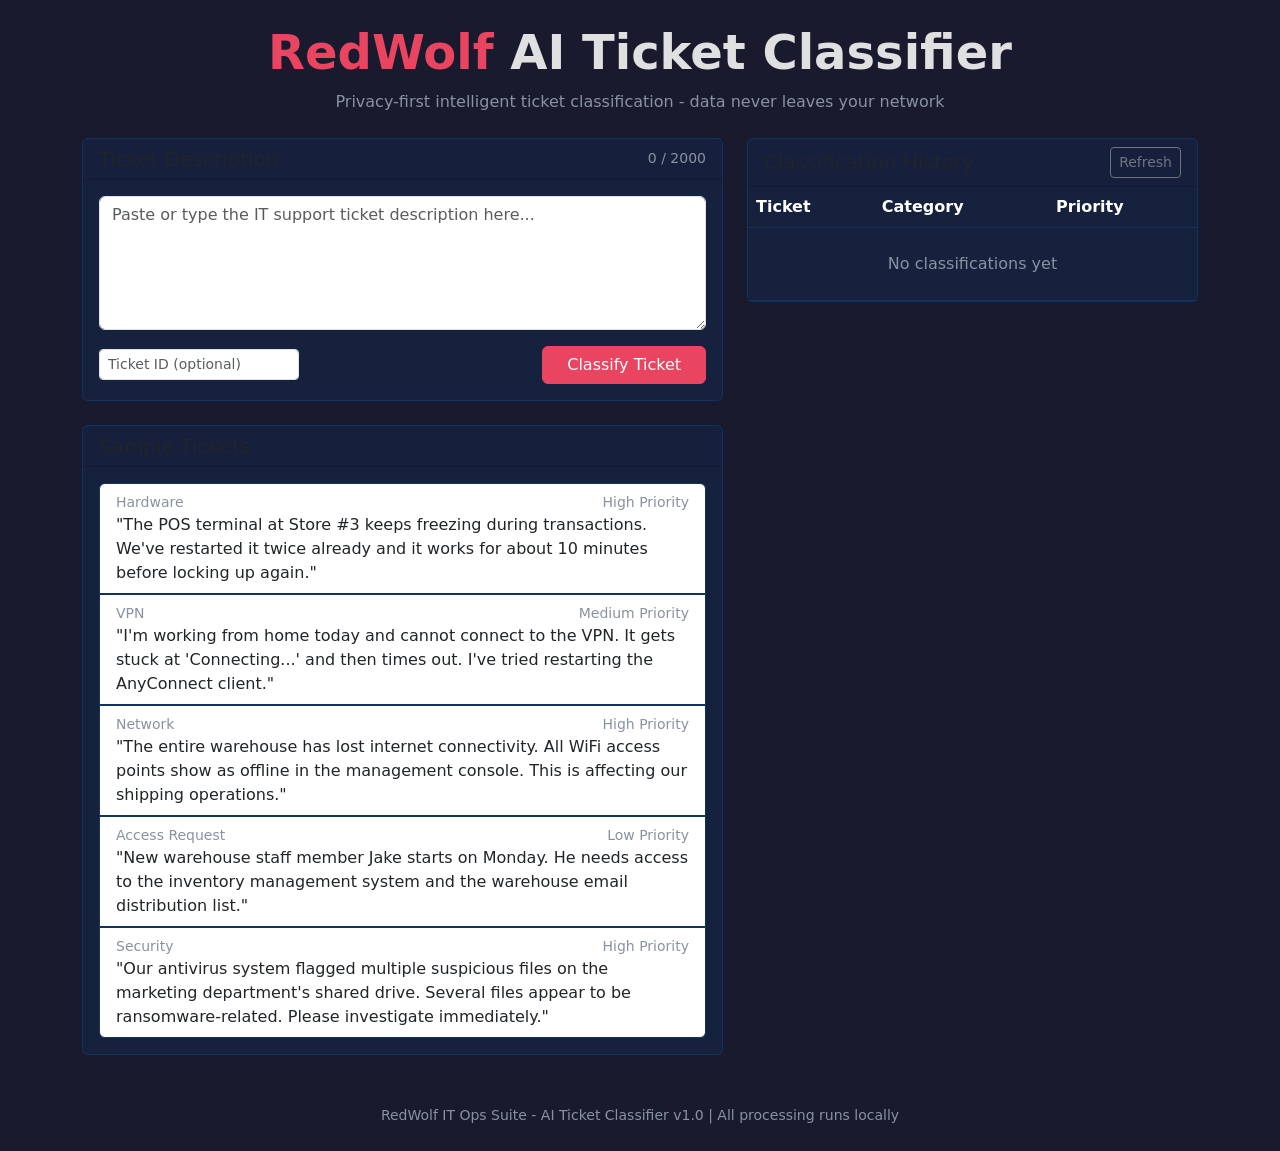
<file: ai_agent/classifier.html>
<!DOCTYPE html>
<html lang="en">
<head>
    <meta charset="UTF-8">
    <meta name="viewport" content="width=device-width, initial-scale=1.0">
    <title>RedWolf AI Ticket Classifier</title>
    <link href="https://cdn.jsdelivr.net/npm/bootstrap@5.3.2/dist/css/bootstrap.min.css" rel="stylesheet">
    <style>
        body { background-color: #1a1a2e; color: #e0e0e0; min-height: 100vh; }
        .card { background-color: #16213e; border-color: #0f3460; }
        .btn-classify { background-color: #e94560; border-color: #e94560; color: white; }
        .btn-classify:hover { background-color: #c73a52; border-color: #c73a52; color: white; }
        .btn-classify:disabled { background-color: #555; border-color: #555; }
        .text-muted { color: #8892a0 !important; }
        .table { color: #e0e0e0; }
        .table-dark { --bs-table-bg: #16213e; --bs-table-border-color: #0f3460; }
        .badge { font-weight: 500; }
        .badge-hardware { background-color: #e74c3c; }
        .badge-software { background-color: #3498db; }
        .badge-network { background-color: #2ecc71; }
        .badge-security { background-color: #e67e22; }
        .badge-access_request { background-color: #9b59b6; }
        .badge-printer { background-color: #1abc9c; }
        .badge-vpn { background-color: #f39c12; }
        .badge-email { background-color: #00b4d8; }
        .badge-other { background-color: #6c757d; }
        .priority-high { color: #e74c3c; }
        .priority-medium { color: #f39c12; }
        .priority-low { color: #2ecc71; }
        .confidence-bar { height: 24px; border-radius: 4px; transition: width 0.5s ease; }
        .sample-ticket { cursor: pointer; transition: all 0.2s; border-color: #0f3460 !important; }
        .sample-ticket:hover { border-color: #e94560 !important; background-color: #1a2744 !important; }
        .result-card { display: none; }
        .result-card.visible { display: block; animation: fadeIn 0.3s ease; }
        @keyframes fadeIn { from { opacity: 0; transform: translateY(10px); } to { opacity: 1; transform: translateY(0); } }
        .spinner-border-sm { width: 1rem; height: 1rem; }
        textarea { background-color: #0f3460; border-color: #1a3a5c; color: #e0e0e0; }
        textarea:focus { background-color: #0f3460; border-color: #e94560; color: #e0e0e0; box-shadow: 0 0 0 0.2rem rgba(233, 69, 96, 0.25); }
        .brand-text { color: #e94560; }
    </style>
</head>
<body>
    <div class="container py-4">
        <!-- Header -->
        <div class="text-center mb-4">
            <h1 class="display-5 fw-bold"><span class="brand-text">RedWolf</span> AI Ticket Classifier</h1>
            <p class="text-muted">Privacy-first intelligent ticket classification - data never leaves your network</p>
        </div>

        <div class="row g-4">
            <!-- Left Column: Input -->
            <div class="col-lg-7">
                <!-- Input Card -->
                <div class="card mb-4">
                    <div class="card-header d-flex justify-content-between align-items-center">
                        <h5 class="mb-0">Ticket Description</h5>
                        <span id="charCount" class="text-muted small">0 / 2000</span>
                    </div>
                    <div class="card-body">
                        <textarea id="ticketText" class="form-control" rows="5" maxlength="2000"
                            placeholder="Paste or type the IT support ticket description here..."></textarea>
                        <div class="d-flex justify-content-between align-items-center mt-3">
                            <input type="text" id="ticketId" class="form-control form-control-sm"
                                style="max-width: 200px;" placeholder="Ticket ID (optional)">
                            <button id="classifyBtn" class="btn btn-classify px-4" onclick="classifyTicket()">
                                Classify Ticket
                            </button>
                        </div>
                    </div>
                </div>

                <!-- Result Card -->
                <div id="resultCard" class="card result-card mb-4">
                    <div class="card-header">
                        <h5 class="mb-0">Classification Result</h5>
                    </div>
                    <div class="card-body">
                        <div class="row mb-3">
                            <div class="col-sm-4">
                                <label class="text-muted small">Category</label>
                                <div><span id="resultCategory" class="badge badge-other fs-6">-</span></div>
                            </div>
                            <div class="col-sm-4">
                                <label class="text-muted small">Priority</label>
                                <div id="resultPriority" class="fw-bold">-</div>
                            </div>
                            <div class="col-sm-4">
                                <label class="text-muted small">Classifier</label>
                                <div id="resultClassifier" class="text-muted">-</div>
                            </div>
                        </div>
                        <div class="mb-3">
                            <label class="text-muted small">Confidence</label>
                            <div class="d-flex align-items-center gap-2">
                                <div class="progress flex-grow-1" style="height: 24px; background-color: #0f3460;">
                                    <div id="confidenceBar" class="confidence-bar" style="width: 0%; background-color: #e94560;">0%</div>
                                </div>
                                <span id="confidenceValue" class="fw-bold small" style="min-width: 45px;">0%</span>
                            </div>
                        </div>
                        <div class="mb-3">
                            <label class="text-muted small">Reasoning</label>
                            <p id="resultReasoning" class="mb-0 fst-italic">-</p>
                        </div>
                        <div class="text-end">
                            <span id="responseTime" class="text-muted small">-</span>
                        </div>
                    </div>
                </div>

                <!-- Sample Tickets -->
                <div class="card">
                    <div class="card-header">
                        <h5 class="mb-0">Sample Tickets</h5>
                    </div>
                    <div class="card-body">
                        <div class="list-group">
                            <div class="list-group-item sample-ticket border" onclick="loadSample(0)">
                                <div class="d-flex w-100 justify-content-between">
                                    <small class="text-muted">Hardware</small>
                                    <small class="text-muted">High Priority</small>
                                </div>
                                "The POS terminal at Store #3 keeps freezing during transactions. We've restarted it twice already and it works for about 10 minutes before locking up again."
                            </div>
                            <div class="list-group-item sample-ticket border" onclick="loadSample(1)">
                                <div class="d-flex w-100 justify-content-between">
                                    <small class="text-muted">VPN</small>
                                    <small class="text-muted">Medium Priority</small>
                                </div>
                                "I'm working from home today and cannot connect to the VPN. It gets stuck at 'Connecting...' and then times out. I've tried restarting the AnyConnect client."
                            </div>
                            <div class="list-group-item sample-ticket border" onclick="loadSample(2)">
                                <div class="d-flex w-100 justify-content-between">
                                    <small class="text-muted">Network</small>
                                    <small class="text-muted">High Priority</small>
                                </div>
                                "The entire warehouse has lost internet connectivity. All WiFi access points show as offline in the management console. This is affecting our shipping operations."
                            </div>
                            <div class="list-group-item sample-ticket border" onclick="loadSample(3)">
                                <div class="d-flex w-100 justify-content-between">
                                    <small class="text-muted">Access Request</small>
                                    <small class="text-muted">Low Priority</small>
                                </div>
                                "New warehouse staff member Jake starts on Monday. He needs access to the inventory management system and the warehouse email distribution list."
                            </div>
                            <div class="list-group-item sample-ticket border" onclick="loadSample(4)">
                                <div class="d-flex w-100 justify-content-between">
                                    <small class="text-muted">Security</small>
                                    <small class="text-muted">High Priority</small>
                                </div>
                                "Our antivirus system flagged multiple suspicious files on the marketing department's shared drive. Several files appear to be ransomware-related. Please investigate immediately."
                            </div>
                        </div>
                    </div>
                </div>
            </div>

            <!-- Right Column: History -->
            <div class="col-lg-5">
                <div class="card">
                    <div class="card-header d-flex justify-content-between align-items-center">
                        <h5 class="mb-0">Classification History</h5>
                        <button class="btn btn-sm btn-outline-secondary" onclick="loadHistory()">Refresh</button>
                    </div>
                    <div class="card-body p-0">
                        <div class="table-responsive">
                            <table class="table table-dark table-hover mb-0">
                                <thead>
                                    <tr>
                                        <th>Ticket</th>
                                        <th>Category</th>
                                        <th>Priority</th>
                                    </tr>
                                </thead>
                                <tbody id="historyBody">
                                    <tr><td colspan="3" class="text-center text-muted py-4">No classifications yet</td></tr>
                                </tbody>
                            </table>
                        </div>
                    </div>
                </div>
            </div>
        </div>

        <!-- Footer -->
        <footer class="text-center text-muted mt-5">
            <small>RedWolf IT Ops Suite - AI Ticket Classifier v1.0 | All processing runs locally</small>
        </footer>
    </div>

    <script src="https://cdn.jsdelivr.net/npm/bootstrap@5.3.2/dist/js/bootstrap.bundle.min.js"></script>
    <script>
        // --- State ---
        const history = [];

        // --- Sample tickets ---
        const samples = [
            'The POS terminal at Store #3 keeps freezing during transactions. We\'ve restarted it twice already and it works for about 10 minutes before locking up again.',
            'I\'m working from home today and cannot connect to the VPN. It gets stuck at "Connecting..." and then times out. I\'ve tried restarting the AnyConnect client.',
            'The entire warehouse has lost internet connectivity. All WiFi access points show as offline in the management console. This is affecting our shipping operations.',
            'New warehouse staff member Jake starts on Monday. He needs access to the inventory management system and the warehouse email distribution list.',
            'Our antivirus system flagged multiple suspicious files on the marketing department\'s shared drive. Several files appear to be ransomware-related. Please investigate immediately.',
        ];

        // --- DOM references ---
        const ticketText = document.getElementById('ticketText');
        const ticketId = document.getElementById('ticketId');
        const charCount = document.getElementById('charCount');
        const classifyBtn = document.getElementById('classifyBtn');
        const resultCard = document.getElementById('resultCard');
        const historyBody = document.getElementById('historyBody');

        // --- Character counter ---
        ticketText.addEventListener('input', () => {
            const len = ticketText.value.length;
            charCount.textContent = len + ' / 2000';
            charCount.style.color = len > 1800 ? '#e94560' : '#8892a0';
        });

        // --- Load sample ticket ---
        function loadSample(index) {
            ticketText.value = samples[index];
            ticketText.dispatchEvent(new Event('input'));
            ticketId.value = 'SAMPLE-' + (index + 1).toString().padStart(3, '0');
        }

        // --- Main classify function ---
        async function classifyTicket() {
            const text = ticketText.value.trim();
            if (!text) {
                alert('Please enter a ticket description.');
                return;
            }

            const id = ticketId.value.trim() || ('TKT-' + Date.now().toString(36).toUpperCase());

            // Show loading state
            classifyBtn.disabled = true;
            classifyBtn.innerHTML = '<span class="spinner-border spinner-border-sm me-2"></span>Classifying...';
            resultCard.classList.remove('visible');

            try {
                const response = await fetch('api_endpoint.php', {
                    method: 'POST',
                    headers: { 'Content-Type': 'application/json' },
                    body: JSON.stringify({ text: text, ticket_id: id }),
                });

                const data = await response.json();

                if (!response.ok) {
                    throw new Error(data.error || 'Classification failed');
                }

                displayResult(data);
                addToHistory(data);

            } catch (err) {
                alert('Error: ' + err.message + '\n\nMake sure the PHP API and Python FastAPI service are running.');
            } finally {
                classifyBtn.disabled = false;
                classifyBtn.textContent = 'Classify Ticket';
            }
        }

        // --- Display classification result ---
        function displayResult(data) {
            // Category badge
            const catEl = document.getElementById('resultCategory');
            catEl.textContent = data.category.replace('_', ' ').toUpperCase();
            catEl.className = 'badge badge-' + data.category + ' fs-6';

            // Priority
            const priEl = document.getElementById('resultPriority');
            priEl.textContent = data.priority.toUpperCase();
            priEl.className = 'fw-bold priority-' + data.priority;

            // Classifier
            document.getElementById('resultClassifier').textContent =
                data.classifier === 'ollama' ? 'Ollama (LLM)' :
                data.classifier === 'keyword' ? 'Keyword Fallback' :
                data.classifier || 'Unknown';

            // Confidence bar
            const pct = Math.round((data.confidence || 0) * 100);
            const bar = document.getElementById('confidenceBar');
            bar.style.width = pct + '%';
            bar.textContent = pct + '%';
            bar.style.backgroundColor =
                pct >= 80 ? '#2ecc71' : pct >= 60 ? '#f39c12' : '#e74c3c';
            document.getElementById('confidenceValue').textContent = pct + '%';

            // Reasoning
            document.getElementById('resultReasoning').textContent = data.reasoning || 'No reasoning provided';

            // Response time
            document.getElementById('responseTime').textContent =
                data.response_time_ms ? data.response_time_ms.toFixed(1) + ' ms' : '';

            resultCard.classList.add('visible');
        }

        // --- History management ---
        function addToHistory(data) {
            history.unshift(data);
            if (history.length > 20) history.pop();
            renderHistory();
        }

        function renderHistory() {
            if (history.length === 0) {
                historyBody.innerHTML = '<tr><td colspan="3" class="text-center text-muted py-4">No classifications yet</td></tr>';
                return;
            }

            historyBody.innerHTML = history.map(item => {
                const cat = (item.category || 'other').replace('_', ' ');
                const pri = (item.priority || 'medium').toUpperCase();
                const priClass = 'priority-' + (item.priority || 'medium');
                return `<tr>
                    <td><small>${item.ticket_id || '-'}</small></td>
                    <td><span class="badge badge-${item.category || 'other'}">${cat}</span></td>
                    <td><small class="${priClass}">${pri}</small></td>
                </tr>`;
            }).join('');
        }

        // --- Load history from service ---
        async function loadHistory() {
            try {
                const response = await fetch('http://localhost:8001/history');
                if (!response.ok) return;
                const data = await response.json();
                if (data.classifications && data.classifications.length > 0) {
                    history.length = 0;
                    history.push(...data.classifications.slice(-20).reverse());
                    renderHistory();
                }
            } catch (e) {
                // History service may not be running
            }
        }

        // --- Init ---
        loadHistory();
    </script>
</body>
</html>
</file>
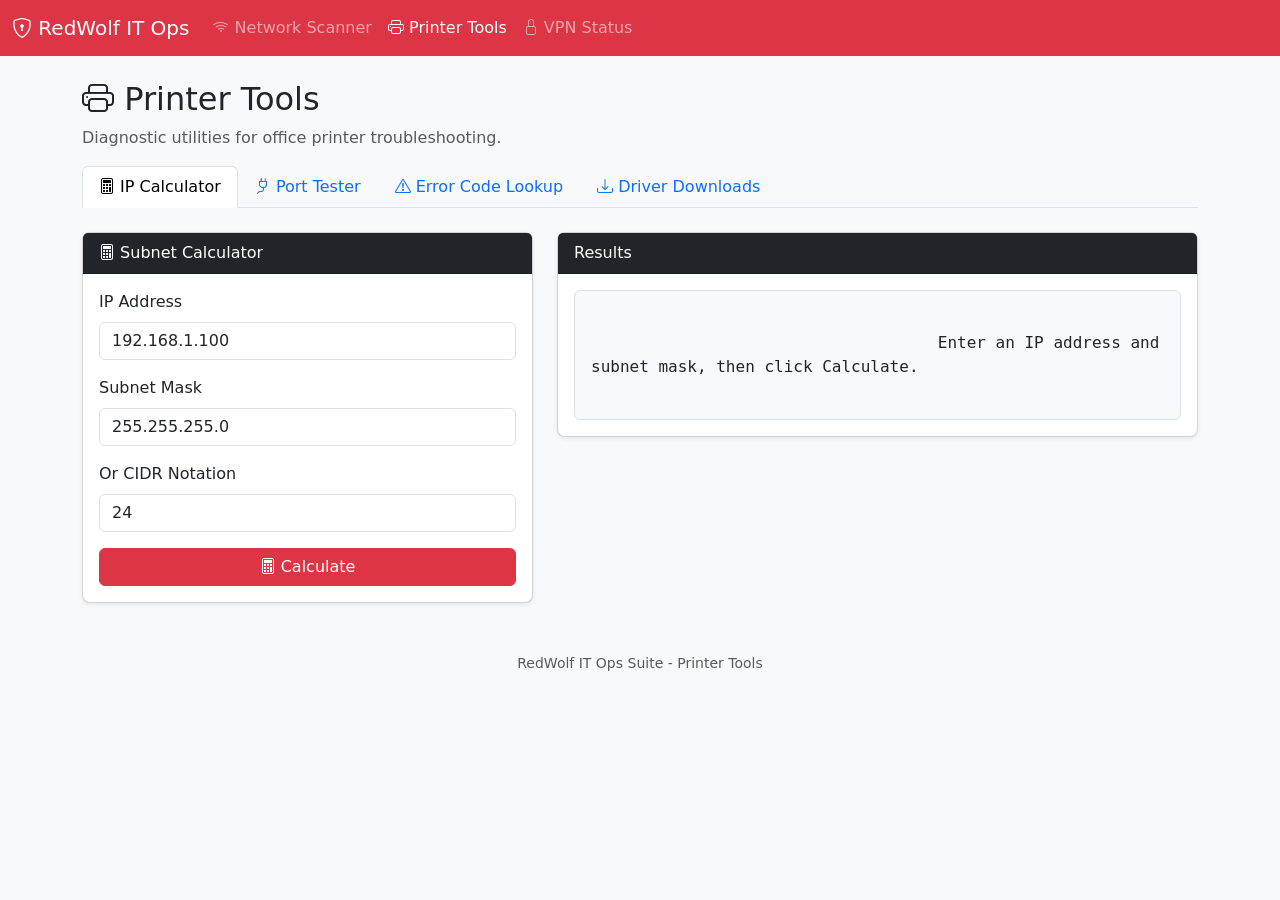
<file: office_tools/printer_config.html>
<!DOCTYPE html>
<html lang="en">
<head>
    <meta charset="UTF-8">
    <meta name="viewport" content="width=device-width, initial-scale=1.0">
    <title>Printer Tools - RedWolf IT Ops</title>
    <link href="https://cdn.jsdelivr.net/npm/bootstrap@5.3.3/dist/css/bootstrap.min.css" rel="stylesheet">
    <link rel="stylesheet" href="https://cdn.jsdelivr.net/npm/bootstrap-icons@1.11.3/font/bootstrap-icons.min.css">
    <style>
        body { background-color: #f8f9fa; }
        .tool-card { box-shadow: 0 0.125rem 0.25rem rgba(0,0,0,.075); border-radius: 0.5rem; }
        .result-box { background-color: #f8f9fa; border: 1px solid #dee2e6; border-radius: 0.375rem; padding: 1rem; font-family: monospace; white-space: pre-wrap; min-height: 60px; }
        .error-table { font-size: 0.85rem; }
        .error-table td { vertical-align: top; }
        .brand-hp { color: #0096d6; }
        .brand-brother { color: #004b87; }
        .brand-canon { color: #bc002d; }
        .tab-content { padding-top: 1.5rem; }
    </style>
</head>
<body>
    <nav class="navbar navbar-expand-lg navbar-dark bg-danger">
        <div class="container-fluid">
            <a class="navbar-brand" href="/office_tools/">
                <i class="bi bi-shield-lock"></i> RedWolf IT Ops
            </a>
            <button class="navbar-toggler" type="button" data-bs-toggle="collapse" data-bs-target="#navbarNav">
                <span class="navbar-toggler-icon"></span>
            </button>
            <div class="collapse navbar-collapse" id="navbarNav">
                <ul class="navbar-nav me-auto">
                    <li class="nav-item">
                        <a class="nav-link" href="/office_tools/network_scanner.php"><i class="bi bi-wifi"></i> Network Scanner</a>
                    </li>
                    <li class="nav-item">
                        <a class="nav-link active" href="/office_tools/printer_config.html"><i class="bi bi-printer"></i> Printer Tools</a>
                    </li>
                    <li class="nav-item">
                        <a class="nav-link" href="/office_tools/vpn_status.php"><i class="bi bi-lock"></i> VPN Status</a>
                    </li>
                </ul>
            </div>
        </div>
    </nav>

    <div class="container mt-4">
        <h2><i class="bi bi-printer"></i> Printer Tools</h2>
        <p class="text-muted">Diagnostic utilities for office printer troubleshooting.</p>

        <ul class="nav nav-tabs" id="printerTabs" role="tablist">
            <li class="nav-item" role="presentation">
                <button class="nav-link active" id="calc-tab" data-bs-toggle="tab" data-bs-target="#calc" type="button" role="tab">
                    <i class="bi bi-calculator"></i> IP Calculator
                </button>
            </li>
            <li class="nav-item" role="presentation">
                <button class="nav-link" id="port-tab" data-bs-toggle="tab" data-bs-target="#port" type="button" role="tab">
                    <i class="bi bi-plug"></i> Port Tester
                </button>
            </li>
            <li class="nav-item" role="presentation">
                <button class="nav-link" id="errors-tab" data-bs-toggle="tab" data-bs-target="#errors" type="button" role="tab">
                    <i class="bi bi-exclamation-triangle"></i> Error Code Lookup
                </button>
            </li>
            <li class="nav-item" role="presentation">
                <button class="nav-link" id="drivers-tab" data-bs-toggle="tab" data-bs-target="#drivers" type="button" role="tab">
                    <i class="bi bi-download"></i> Driver Downloads
                </button>
            </li>
        </ul>

        <div class="tab-content" id="printerTabsContent">
            <!-- Tab 1: IP Calculator -->
            <div class="tab-pane fade show active" id="calc" role="tabpanel">
                <div class="row">
                    <div class="col-md-5">
                        <div class="card tool-card">
                            <div class="card-header bg-dark text-white">
                                <i class="bi bi-calculator"></i> Subnet Calculator
                            </div>
                            <div class="card-body">
                                <div class="mb-3">
                                    <label for="calc-ip" class="form-label">IP Address</label>
                                    <input type="text" class="form-control" id="calc-ip" value="192.168.1.100" placeholder="e.g. 192.168.1.100">
                                </div>
                                <div class="mb-3">
                                    <label for="calc-mask" class="form-label">Subnet Mask</label>
                                    <input type="text" class="form-control" id="calc-mask" value="255.255.255.0" placeholder="e.g. 255.255.255.0">
                                </div>
                                <div class="mb-3">
                                    <label for="calc-cidr" class="form-label">Or CIDR Notation</label>
                                    <input type="number" class="form-control" id="calc-cidr" min="0" max="32" value="24" placeholder="0-32">
                                </div>
                                <button type="button" class="btn btn-danger w-100" onclick="calculateSubnet()">
                                    <i class="bi bi-calculator"></i> Calculate
                                </button>
                            </div>
                        </div>
                    </div>
                    <div class="col-md-7">
                        <div class="card tool-card">
                            <div class="card-header bg-dark text-white">Results</div>
                            <div class="card-body">
                                <div class="result-box" id="calc-result">
                                    Enter an IP address and subnet mask, then click Calculate.
                                </div>
                            </div>
                        </div>
                    </div>
                </div>
            </div>

            <!-- Tab 2: Port Tester -->
            <div class="tab-pane fade" id="port" role="tabpanel">
                <div class="row">
                    <div class="col-md-5">
                        <div class="card tool-card">
                            <div class="card-header bg-dark text-white">
                                <i class="bi bi-plug"></i> Printer Port Tester
                            </div>
                            <div class="card-body">
                                <p class="text-muted small">Tests if a printer port is reachable. Note: direct port testing from a browser is limited. This tool generates the commands you can run from your terminal.</p>
                                <div class="mb-3">
                                    <label for="port-ip" class="form-label">Printer IP Address</label>
                                    <input type="text" class="form-control" id="port-ip" placeholder="e.g. 192.168.1.50">
                                </div>
                                <div class="mb-3">
                                    <label for="port-num" class="form-label">Port Number</label>
                                    <input type="number" class="form-control" id="port-num" value="9100" placeholder="9100 (default printer port)">
                                </div>
                                <button type="button" class="btn btn-danger w-100" onclick="testPrinterPort()">
                                    <i class="bi bi-lightning"></i> Test Connection
                                </button>
                            </div>
                        </div>
                    </div>
                    <div class="col-md-7">
                        <div class="card tool-card">
                            <div class="card-header bg-dark text-white">Test Results</div>
                            <div class="card-body">
                                <div class="result-box" id="port-result">
                                    Enter a printer IP and port, then click Test Connection.
                                </div>
                            </div>
                        </div>
                    </div>
                </div>
            </div>

            <!-- Tab 3: Error Code Lookup -->
            <div class="tab-pane fade" id="errors" role="tabpanel">
                <div class="card tool-card">
                    <div class="card-header bg-dark text-white">
                        <i class="bi bi-exclamation-triangle"></i> Printer Error Code Lookup
                    </div>
                    <div class="card-body">
                        <div class="row mb-3">
                            <div class="col-md-6">
                                <input type="text" class="form-control" id="error-search" placeholder="Search error code or description..." oninput="filterErrors()">
                            </div>
                            <div class="col-md-6">
                                <select class="form-select" id="error-brand" onchange="filterErrors()">
                                    <option value="all">All Brands</option>
                                    <option value="HP">HP</option>
                                    <option value="Brother">Brother</option>
                                    <option value="Canon">Canon</option>
                                </select>
                            </div>
                        </div>
                        <div class="table-responsive">
                            <table class="table table-sm error-table" id="error-table">
                                <thead class="table-light">
                                    <tr>
                                        <th>Brand</th>
                                        <th>Code</th>
                                        <th>Description</th>
                                        <th>Solution</th>
                                    </tr>
                                </thead>
                                <tbody id="error-body"></tbody>
                            </table>
                        </div>
                        <p class="text-muted small mt-2" id="error-count"></p>
                    </div>
                </div>
            </div>

            <!-- Tab 4: Driver Downloads -->
            <div class="tab-pane fade" id="drivers" role="tabpanel">
                <div class="card tool-card">
                    <div class="card-header bg-dark text-white">
                        <i class="bi bi-download"></i> Printer Driver Downloads
                    </div>
                    <div class="card-body">
                        <p class="text-muted">Curated links to official driver download pages. Always download drivers from the manufacturer's official website.</p>
                        <div class="row">
                            <div class="col-md-4 mb-3">
                                <div class="card h-100">
                                    <div class="card-header brand-hp">HP</div>
                                    <div class="card-body">
                                        <ul class="list-unstyled mb-0">
                                            <li class="mb-2"><i class="bi bi-link-45deg"></i> <a href="https://support.hp.com/drivers" target="_blank" rel="noopener">HP Software & Driver Downloads</a></li>
                                            <li class="mb-2"><i class="bi bi-link-45deg"></i> <a href="https://support.hp.com/us-en/drivers/printers" target="_blank" rel="noopener">HP Printer Drivers</a></li>
                                            <li><i class="bi bi-link-45deg"></i> <a href="https://hp-eprint.eprint-center.com" target="_blank" rel="noopener">HP ePrint Center</a></li>
                                        </ul>
                                    </div>
                                </div>
                            </div>
                            <div class="col-md-4 mb-3">
                                <div class="card h-100">
                                    <div class="card-header brand-brother">Brother</div>
                                    <div class="card-body">
                                        <ul class="list-unstyled mb-0">
                                            <li class="mb-2"><i class="bi bi-link-45deg"></i> <a href="https://support.brother.com/g/b/downloadtop.aspx?c=us&lang=en&prod=all" target="_blank" rel="noopener">Brother Downloads</a></li>
                                            <li class="mb-2"><i class="bi bi-link-45deg"></i> <a href="https://support.brother.com/g/b/productsearch.aspx?c=us&lang=en&content=dl" target="_blank" rel="noopener">Brother Printer Drivers</a></li>
                                            <li><i class="bi bi-link-45deg"></i> <a href="https://www.brother.com/us-en/support/faq/000001000002" target="_blank" rel="noopener">Brother iPrint&Scan App</a></li>
                                        </ul>
                                    </div>
                                </div>
                            </div>
                            <div class="col-md-4 mb-3">
                                <div class="card h-100">
                                    <div class="card-header brand-canon">Canon</div>
                                    <div class="card-body">
                                        <ul class="list-unstyled mb-0">
                                            <li class="mb-2"><i class="bi bi-link-45deg"></i> <a href="https://www.usa.canon.com/support/software-and-drivers" target="_blank" rel="noopener">Canon Software & Drivers</a></li>
                                            <li class="mb-2"><i class="bi bi-link-45deg"></i> <a href="https://www.usa.canon.com/support/help-center" target="_blank" rel="noopener">Canon Help Center</a></li>
                                            <li><i class="bi bi-link-45deg"></i> <a href="https://www.canon.com/icpd/" target="_blank" rel="noopener">Canon PIXMA/MAXIFY Drivers</a></li>
                                        </ul>
                                    </div>
                                </div>
                            </div>
                        </div>
                        <div class="row mt-3">
                            <div class="col-md-4 mb-3">
                                <div class="card h-100">
                                    <div class="card-header" style="background:#007b83; color:#fff;">Epson</div>
                                    <div class="card-body">
                                        <ul class="list-unstyled mb-0">
                                            <li class="mb-2"><i class="bi bi-link-45deg"></i> <a href="https://epson.com/Support/Printers/sh/s1" target="_blank" rel="noopener">Epson Printer Support</a></li>
                                            <li><i class="bi bi-link-45deg"></i> <a href="https://epson.com/Support/Drivers-and-Downloads" target="_blank" rel="noopener">Epson Driver Downloads</a></li>
                                        </ul>
                                    </div>
                                </div>
                            </div>
                            <div class="col-md-4 mb-3">
                                <div class="card h-100">
                                    <div class="card-header bg-dark text-white">Xerox</div>
                                    <div class="card-body">
                                        <ul class="list-unstyled mb-0">
                                            <li class="mb-2"><i class="bi bi-link-45deg"></i> <a href="https://www.support.xerox.com/en-us" target="_blank" rel="noopener">Xerox Support</a></li>
                                            <li><i class="bi bi-link-45deg"></i> <a href="https://www.support.xerox.com/en-us/download" target="_blank" rel="noopener">Xerox Drivers & Downloads</a></li>
                                        </ul>
                                    </div>
                                </div>
                            </div>
                            <div class="col-md-4 mb-3">
                                <div class="card h-100">
                                    <div class="card-header" style="background:#005ca1; color:#fff;">Samsung</div>
                                    <div class="card-body">
                                        <ul class="list-unstyled mb-0">
                                            <li class="mb-2"><i class="bi bi-link-45deg"></i> <a href="https://www.samsung.com/us/support/downloads/printers/" target="_blank" rel="noopener">Samsung Printer Downloads</a></li>
                                            <li><i class="bi bi-link-45deg"></i> <a href="https://support.hp.com/hp-en-us/samsung-support" target="_blank" rel="noopener">Samsung Printer Support (HP)</a></li>
                                        </ul>
                                    </div>
                                </div>
                            </div>
                        </div>
                    </div>
                </div>
            </div>
        </div>
    </div>

    <footer class="text-center text-muted mt-5 mb-3">
        <small>RedWolf IT Ops Suite - Printer Tools</small>
    </footer>

    <script src="https://cdn.jsdelivr.net/npm/bootstrap@5.3.3/dist/js/bootstrap.bundle.min.js"></script>
    <script>
    // ============================================================
    // Printer Error Code Database (30+ codes)
    // ============================================================
    const ERROR_CODES = [
        // HP Errors
        { brand: "HP", code: "49.xxxx", description: "Firmware error or communication error", solution: "Turn printer off, wait 30 seconds, turn back on. Update firmware if issue persists." },
        { brand: "HP", code: "50.x", description: "Fuser error - low temperature", solution: "Check fuser connection. Replace fuser if damaged." },
        { brand: "HP", code: "50.1", description: "Fuser error - low temperature", solution: "Verify fuser power supply. May need fuser replacement." },
        { brand: "HP", code: "50.2", description: "Fuser error - temperature warm-up", solution: "Check fuser lamp. Reseat fuser connectors." },
        { brand: "HP", code: "50.4", description: "Fuser error - high temperature", solution: "Power off and let cool. Check for paper jams in fuser area." },
        { brand: "HP", code: "51.x", description: "Laser/scanner error", solution: "Reseat scanner cables. Check scanner motor. Replace scanner if needed." },
        { brand: "HP", code: "52.x", description: "Scanner motor error", solution: "Check scanner cable connections. Replace scanner assembly." },
        { brand: "HP", code: "13.x", description: "Paper jam", solution: "Open all doors and remove jammed paper. Check paper path for torn pieces." },
        { brand: "HP", code: "10.xxxx", description: "Supplies memory error", solution: "Remove and reinsert toner cartridge. Replace if cartridge is defective." },
        { brand: "HP", code: "11.xxxx", description: "Paper out or empty tray", solution: "Load paper into the indicated tray. Check paper size settings." },
        { brand: "HP", code: "79.xxxx", description: "Critical error - internal firmware failure", solution: "Power cycle printer. Disconnect all cables. Update firmware. Replace formatter board if persists." },

        // Brother Errors
        { brand: "Brother", code: "Unable to Print 50", description: "Internal malfunction - mechanical error", solution: "Power off, check for foreign objects inside. Remove drum and toner, inspect. Power back on." },
        { brand: "Brother", code: "Unable to Print 4F", description: "Head failure or head thermistor error", solution: "Power off and on. If persists, the print head may need replacement." },
        { brand: "Brother", code: "Unable to Init 48", description: "Failed to initialize print head", solution: "Turn off, wait 10 seconds, turn on. Replace print head if error continues." },
        { brand: "Brother", code: "Unable to Clean", description: "Print head cleaning failed", solution: "Clean encoder strip. Check print head cables. May need print head replacement." },
        { brand: "Brother", code: "Paper Jam", description: "Paper jammed in printer", solution: "Open front and rear covers. Gently remove jammed paper. Check paper rollers." },
        { brand: "Brother", code: "No Paper Fed / Check Paper", description: "Printer cannot pick up paper", solution: "Fan paper stack. Clean pickup rollers with damp cloth. Adjust paper guides." },
        { brand: "Brother", code: "Toner Life End", description: "Toner cartridge is empty", solution: "Replace the toner cartridge with a genuine Brother cartridge." },
        { brand: "Brother", code: "Drum End Soon", description: "Drum unit near end of life", solution: "Replace the drum unit (DR-series). Reset drum counter after replacement." },
        { brand: "Brother", code: "Replace Fuser", description: "Fuser unit needs replacement", solution: "Replace the fuser unit. Reset fuser counter after installation." },
        { brand: "Brother", code: "Connection Fail", description: "Cannot communicate with computer", solution: "Check USB/network cable. Reinstall printer driver. Restart both devices." },

        // Canon Errors
        { brand: "Canon", code: "5100", description: "Carriage error - print head cannot move", solution: "Power off, check for obstructions. Move carriage manually. Clean encoder strip." },
        { brand: "Canon", code: "6000", description: "Line feed error", solution: "Check for paper jams. Inspect feed rollers and timing strip. Clean or replace if damaged." },
        { brand: "Canon", code: "5B00", description: "Waste ink absorber full", solution: "Reset waste ink counter. Replace or clean the waste ink absorber pad." },
        { brand: "Canon", code: "E04 / E05", description: "Wrong cartridge installed", solution: "Remove and reinsert ink cartridges. Ensure correct cartridge model for your printer." },
        { brand: "Canon", code: "P08 / 5200", description: "Print head temperature rise error", solution: "Power off and let cool. Check for paper jams. Replace print head if error persists." },
        { brand: "Canon", code: "P02", description: "Carriage error", solution: "Open cover and check print head position. Remove obstructions. Reseat cartridges." },
        { brand: "Canon", code: "P10 / 6A80", description: "Logic board error", solution: "Power cycle. Disconnect all cables. If persistent, logic board may need replacement." },
        { brand: "Canon", code: "P15", description: "USB communication error", solution: "Try a different USB cable. Reinstall drivers. Try a different USB port." },
        { brand: "Canon", code: "1403", description: "Print head not installed", solution: "Remove and firmly reinsert the print head. Ensure it clicks into position." },
        { brand: "Canon", code: "1686", description: "Ink absorber almost full", solution: "Continue using but plan to replace ink absorber soon. Consider service." },
        { brand: "Canon", code: "B200", description: "Print head voltage/temperature error", solution: "Turn off, wait, turn on. If persists, replace print head or logic board." },
    ];

    // ============================================================
    // IP Subnet Calculator
    // ============================================================
    function calculateSubnet() {
        const ip = document.getElementById('calc-ip').value.trim();
        const maskInput = document.getElementById('calc-mask').value.trim();
        const cidrInput = document.getElementById('calc-cidr').value;

        const ipParts = ip.split('.').map(Number);
        if (ipParts.length !== 4 || ipParts.some(p => isNaN(p) || p < 0 || p > 255)) {
            document.getElementById('calc-result').textContent = 'Error: Invalid IP address format.';
            return;
        }

        let cidr;
        if (maskInput) {
            const maskParts = maskInput.split('.').map(Number);
            if (maskParts.length !== 4 || maskParts.some(p => isNaN(p) || p < 0 || p > 255)) {
                document.getElementById('calc-result').textContent = 'Error: Invalid subnet mask format.';
                return;
            }
            const maskLong = (maskParts[0] << 24) | (maskParts[1] << 16) | (maskParts[2] << 8) | maskParts[3];
            // Validate contiguous mask
            const inverted = (~maskLong >>> 0) + 1;
            if ((inverted & (inverted - 1)) !== 0 && inverted !== 0) {
                document.getElementById('calc-result').textContent = 'Error: Invalid subnet mask (not contiguous).';
                return;
            }
            cidr = maskLong.toString(2).split('').filter(b => b === '1').length;
        } else {
            cidr = parseInt(cidrInput) || 24;
        }

        if (cidr < 0 || cidr > 32) {
            document.getElementById('calc-result').textContent = 'Error: CIDR must be between 0 and 32.';
            return;
        }

        const ipLong = (ipParts[0] << 24) | (ipParts[1] << 16) | (ipParts[2] << 8) | ipParts[3];
        const mask = cidr === 0 ? 0 : (~0 << (32 - cidr)) >>> 0;
        const network = (ipLong & mask) >>> 0;
        const broadcast = (network | (~mask >>> 0)) >>> 0;
        const firstHost = cidr >= 31 ? network : (network + 1) >>> 0;
        const lastHost = cidr >= 31 ? broadcast : (broadcast - 1) >>> 0;
        const totalHosts = Math.max(0, lastHost - firstHost + 1);

        const toIp = (n) => [(n >>> 24) & 0xFF, (n >>> 16) & 0xFF, (n >>> 8) & 0xFF, n & 0xFF].join('.');

        const result = `IP Address:    ${toIp(ipLong)}
Subnet Mask:   ${toIp(mask)}
CIDR Notation: /${cidr}

Network:       ${toIp(network)}
Broadcast:     ${toIp(broadcast)}
Host Range:    ${toIp(firstHost)} - ${toIp(lastHost)}
Total Hosts:   ${totalHosts}
`;

        document.getElementById('calc-result').textContent = result;
    }

    // Sync CIDR and subnet mask inputs
    document.getElementById('calc-mask').addEventListener('input', function() {
        const parts = this.value.trim().split('.').map(Number);
        if (parts.length === 4 && parts.every(p => !isNaN(p) && p >= 0 && p <= 255)) {
            const maskLong = (parts[0] << 24) | (parts[1] << 16) | (parts[2] << 8) | parts[3];
            document.getElementById('calc-cidr').value = maskLong.toString(2).split('').filter(b => b === '1').length;
        }
    });

    document.getElementById('calc-cidr').addEventListener('input', function() {
        const cidr = parseInt(this.value);
        if (!isNaN(cidr) && cidr >= 0 && cidr <= 32) {
            const mask = cidr === 0 ? 0 : (~0 << (32 - cidr)) >>> 0;
            const parts = [(mask >>> 24) & 0xFF, (mask >>> 16) & 0xFF, (mask >>> 8) & 0xFF, mask & 0xFF];
            document.getElementById('calc-mask').value = parts.join('.');
        }
    });

    // ============================================================
    // Port Tester (generates test commands for terminal)
    // ============================================================
    function testPrinterPort() {
        const ip = document.getElementById('port-ip').value.trim();
        const port = document.getElementById('port-num').value || '9100';

        const ipRegex = /^(\d{1,3}\.){3}\d{1,3}$/;
        if (!ipRegex.test(ip)) {
            document.getElementById('port-result').textContent = 'Error: Invalid IP address format.';
            return;
        }

        const portNum = parseInt(port);
        if (isNaN(portNum) || portNum < 1 || portNum > 65535) {
            document.getElementById('port-result').textContent = 'Error: Port number must be between 1 and 65535.';
            return;
        }

        const result = `Target: ${ip}:${portNum}
Type:   Direct printer port test (Raw/JetDirect)

=== Test Commands (run from your terminal) ===

Windows (PowerShell):
  Test-NetConnection -ComputerName ${ip} -Port ${portNum}

Windows (CMD):
  telnet ${ip} ${portNum}

Linux / macOS:
  nc -zv ${ip} ${portNum}
  # or: nmap -p ${portNum} ${ip}

=== Tips ===
- Port 9100 is the standard HP JetDirect / Raw printing port
- A successful connection means the printer is accepting print jobs
- If the port is blocked, check firewall rules
- If using a print server, verify the port mapping

Note: Direct port testing cannot be performed from a web browser
due to security restrictions. Use one of the commands above.`;

        document.getElementById('port-result').textContent = result;
    }

    // ============================================================
    // Error Code Lookup
    // ============================================================
    function filterErrors() {
        const search = document.getElementById('error-search').value.toLowerCase();
        const brand = document.getElementById('error-brand').value;
        const tbody = document.getElementById('error-body');

        const filtered = ERROR_CODES.filter(e => {
            const matchBrand = brand === 'all' || e.brand === brand;
            const matchSearch = !search ||
                e.code.toLowerCase().includes(search) ||
                e.description.toLowerCase().includes(search) ||
                e.solution.toLowerCase().includes(search);
            return matchBrand && matchSearch;
        });

        tbody.innerHTML = filtered.map(e => {
            const brandClass = e.brand === 'HP' ? 'brand-hp' : e.brand === 'Brother' ? 'brand-brother' : 'brand-canon';
            return `<tr>
                <td class="fw-bold ${brandClass}">${e.brand}</td>
                <td><code>${e.code}</code></td>
                <td>${e.description}</td>
                <td>${e.solution}</td>
            </tr>`;
        }).join('');

        document.getElementById('error-count').textContent =
            `Showing ${filtered.length} of ${ERROR_CODES.length} error codes`;
    }

    // Initialize error table on page load
    filterErrors();
    </script>
</body>
</html>
</file>
